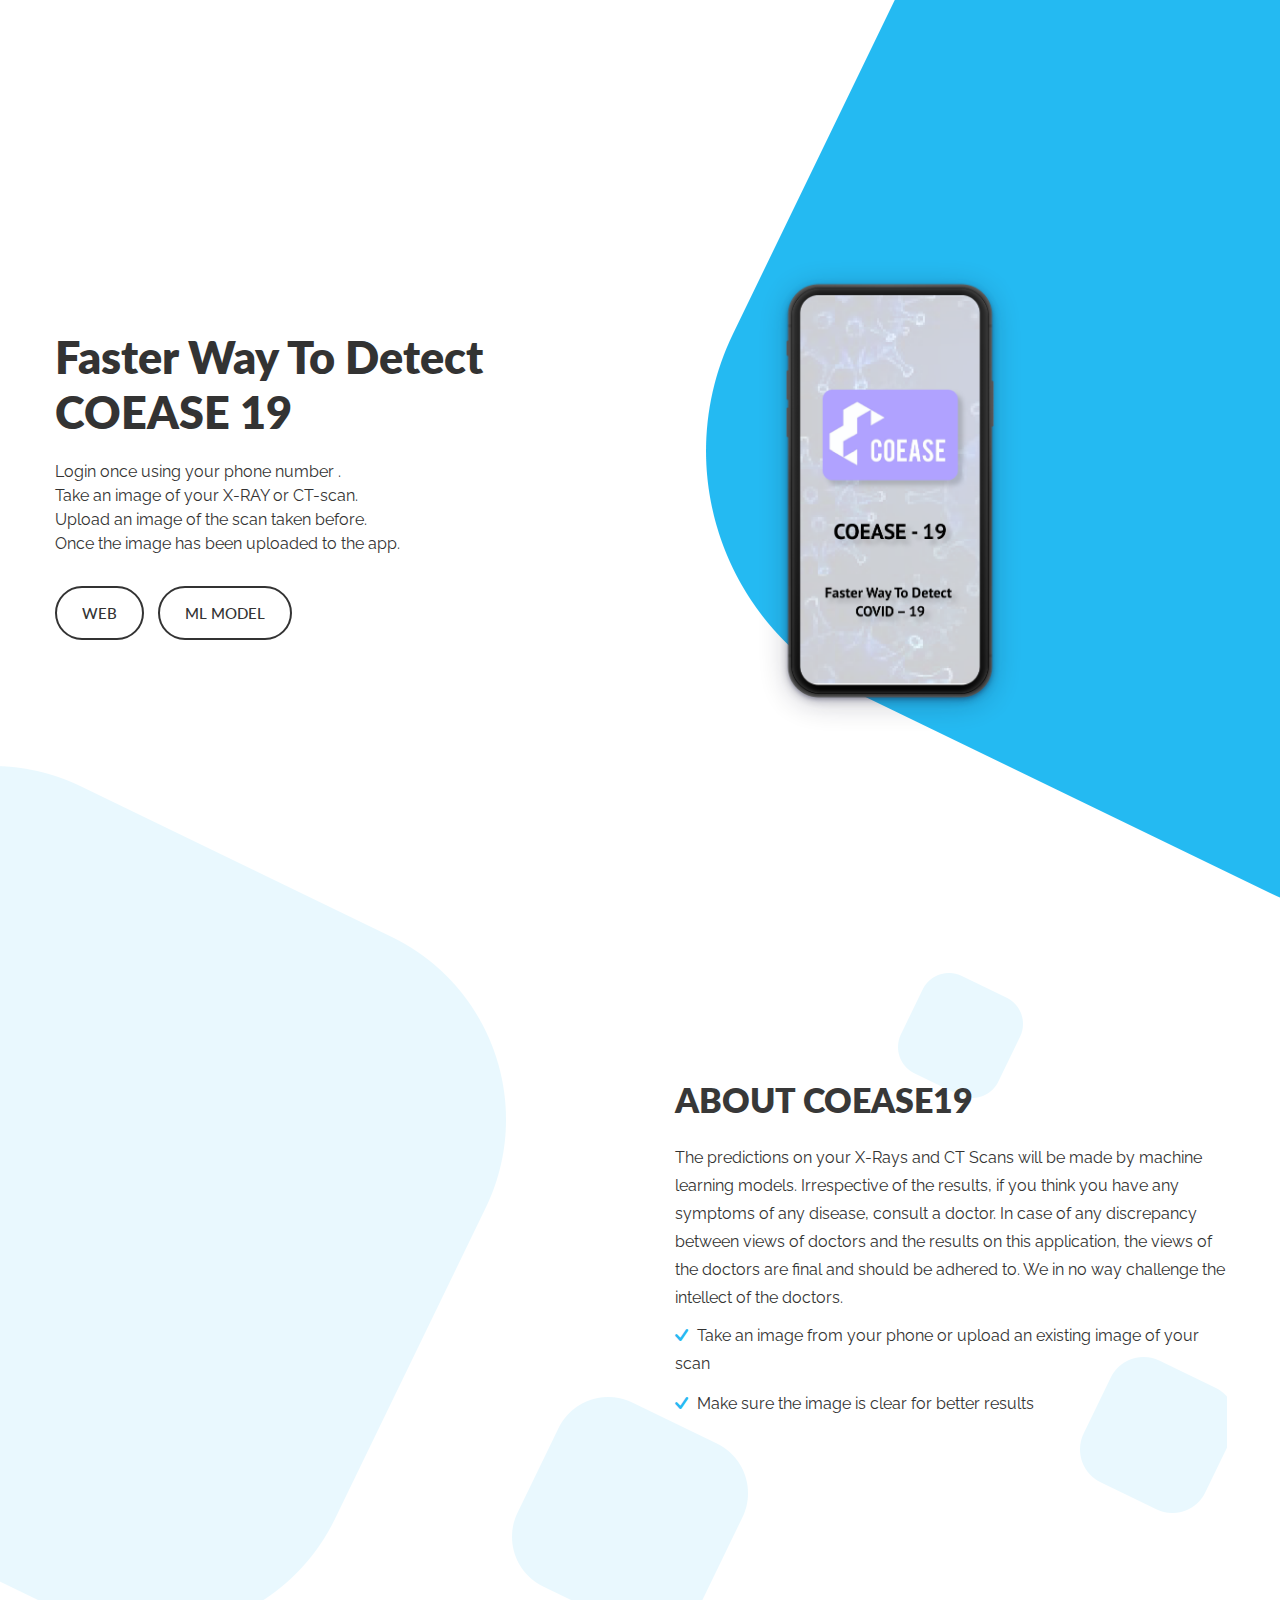
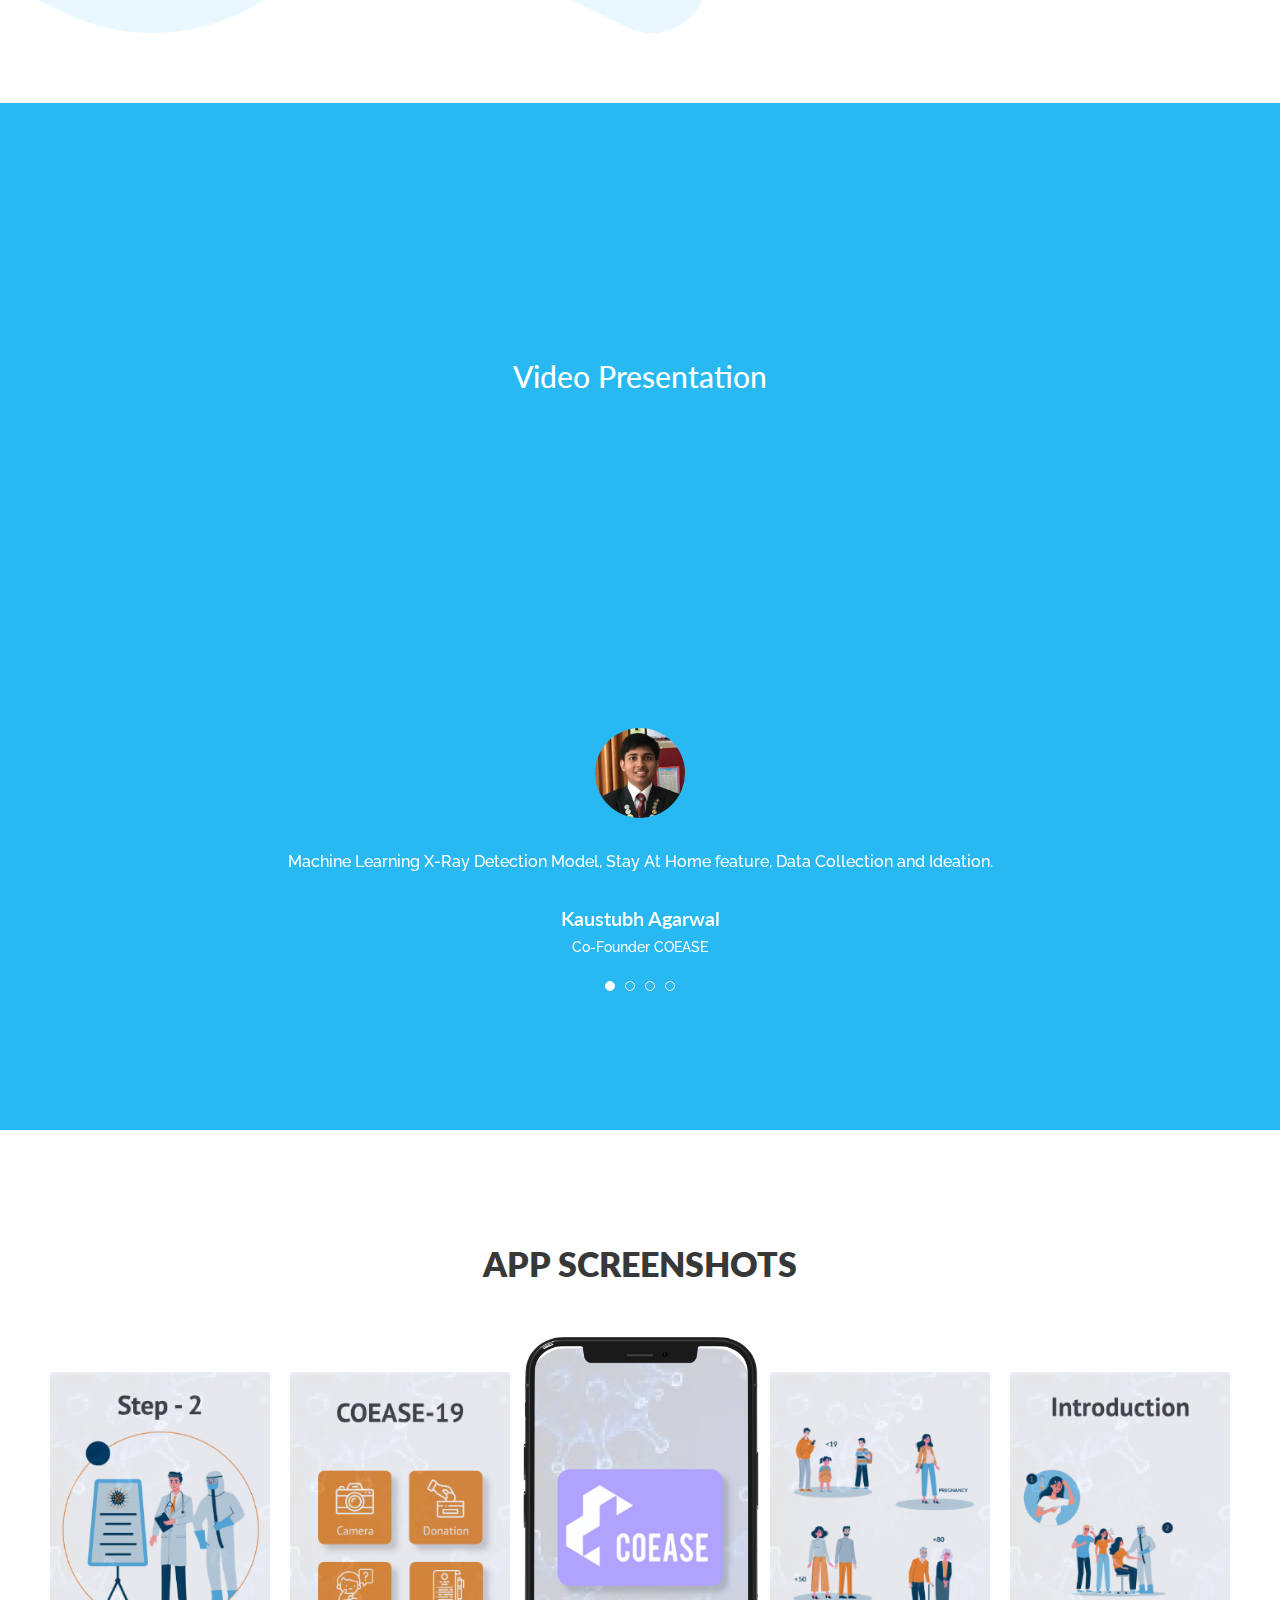
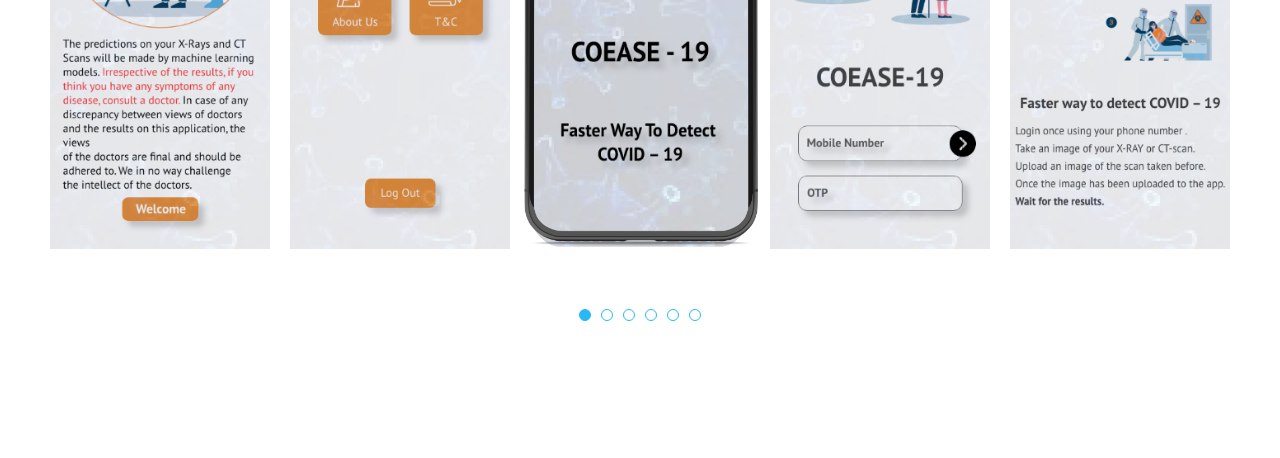
<file: coease_landing-master/index.html>
<!doctype html>
<html class="no-js" lang="zxx">

<head>
    <meta charset="utf-8">
    <meta http-equiv="x-ua-compatible" content="ie=edge">
    <title>COEASE</title>
    <meta name="description" content="">
    <meta name="viewport" content="width=device-width, initial-scale=1">
    <!-- Favicon -->
    <link rel="shortcut icon" type="image/x-icon" href="assets/images/favicon.ico">
    
    <!-- CSS 
    ========================= -->
   
    <!-- Bootstrap CSS -->
    <link rel="stylesheet" href="assets/css/bootstrap.min.css">
    
    <!-- Plugins CSS -->
    <link rel="stylesheet" href="assets/css/plugins.css">
    
    <!-- Main Style CSS -->
    <link rel="stylesheet" href="assets/css/style.css">
    
    <!-- Modernizer JS -->
    <script src="assets/js/vendor/modernizr-2.8.3.min.js"></script>

            <!-- Global site tag (gtag.js) - Google Analytics -->
        <script async src="https://www.googletagmanager.com/gtag/js?id=UA-164115075-1"></script>
        <script>
        window.dataLayer = window.dataLayer || [];
        function gtag(){dataLayer.push(arguments);}
        gtag('js', new Date());

        gtag('config', 'UA-164115075-1');
        </script>

        <script data-ad-client="ca-pub-3450125087548369" async src="https://pagead2.googlesyndication.com/pagead/js/adsbygoogle.js"></script>

</head>

<body>

    <!-- Hero Slider start -->
    <div class="hero-slider hero-slider-bg-1" id="slider">
        <div class="single-slide slider-mockup">
            <!-- Hero Content One Start -->
            <div class="hero-content-one container">
                <div class="row align-items-center">
                    <div class="col-lg-6 col-md-8"> 
                        <div class="slider-text-info">
                            <h1>Faster Way To Detect <br>COEASE 19</h1>
                            <p>Login once using your phone number .<br>
                                Take an image of your X-RAY or CT-scan.<br>
                                Upload an image of the scan taken before.<br>
                                Once the image has been uploaded to the app.</p>
                            <div class="slider-button">
                                <a href="http://coease19.herokuapp.com/web/" class=" slider-btn uppercase"><span>Web</span></a>
                                <a href="#" class="slider-btn uppercase"><span></i>ML Model</span></a>
                            </div>
                            
                        </div>
                    </div>
                    <div class="col-lg-3 offset-lg-1 col-md-4 text-center"> 
                        <div class="slider-inner-imge-2 banner-right">
                            <img src="img/coease.png" alt="">
                        </div>
                    </div>
                </div>
            </div>
            <!-- Hero Content One End -->
        </div>
    </div>
    <!-- Hero Slider end -->
    
    <!-- About Area Start -->
    <div id="about" class="about-area-one bg-about section-ptb">
        <div class="animate-section">
            <div class="icon-one" style="background-image:url(assets/images/icon/shep_01.png)"></div>
            <div class="icon-two" style="background-image:url(assets/images/icon/shep_02.png)"></div>
            <div class="icon-three" style="background-image:url(assets/images/icon/shep_03.png)"></div>
        </div>
       
        <div class="container">
            <div class="row align-items-center">
                <div class="col-lg-6">
                    <div class="about-image text-center wow fadeInLeft" data-wow-duration="1s">
                        <img src="img/coease_about.png" alt="">
                    </div>
                </div>
                <div class="col-lg-6 ">
                    <div class="about-content">
                        <div class="about-title">
                            <h2>About Coease19</h2>
                        </div>
                            <p>The predictions on your X-Rays and CT Scans will be made by machine learning models. Irrespective of
                                the results, if you think you have any symptoms of any disease, consult a doctor. In case of any
                                discrepancy between views of doctors and the results on this application, the views of the doctors are
                                final and should be adhered to. We in no way challenge the intellect of the doctors.</p>
                        <ul>
                            <li> <i class="ion-checkmark-round"></i> Take an image from your phone or upload an existing image of your scan</li>
                            <li><i class="ion-checkmark-round"></i> Make sure the image is clear for better results</li>
                        </ul>
                    </div>
                </div>
            </div>
        </div>
    </div>
    <!-- About Area End -->
    
    <!-- Video Area Start -->
    <div class="video-area theme-bg video-banner-overlay">
        <div class="video-info text-center">
            <div class="vedio-popup-btn wow pulse" data-wow-duration="1s">
                <a href="https://www.youtube.com/watch?v=zxcyEjkivsc" class="popup-youtube"> <img src="assets/images/icon/iconroject.png" alt=""> </a>
            </div>
            <h3 class="video-title text-white">Video presentation</h3>  
        </div>
    </div>
    <!-- Video Area End -->
    
    <!-- Testimonial Area Start -->
    <div id="testimonial" class="testimonial-area section-ptb bg-testimonial">
        <div class="container">
            <div class="row">
                <div class="col-lg-8 ml-auto mr-auto">
                    <div class="testimonial-content testimonial-active">
                        <!-- single-testimonial start -->
                        <div class="single-testimonial">
                            <div class="client-image">
                                <img src="img/Kaustubh_Agarwal.jpg" alt="Kaustubh Agarwal">
                            </div>
                            <div class="testimonial-text">
                                <p class="client-texe-dec">Machine Learning X-Ray Detection Model, Stay At Home feature, Data Collection and Ideation.</p>
                                <div class="test-author">
                                    <h3>Kaustubh Agarwal</h3>
                                    <p>Co-Founder COEASE </p>
                                </div>
                            </div>
                        </div>
                        <!-- single-testimonial end -->
                        <!-- single-testimonial start -->
                        <div class="single-testimonial">
                            <div class="client-image">
                                <img src="img/Dhruv_Tewari.jpg" alt="">
                            </div>
                            
                            <div class="testimonial-text">
                                <p class="client-texe-dec">Outreach, Page Content and Ideation.</p>
                                <div class="test-author">
                                    <h3>Dhruv Tewari</h3>
                                    <p>Co-Founder COEASE </p>
                                </div>
                            </div>
                        </div>
                        <!-- single-testimonial end -->
                        <!-- single-testimonial start -->
                        <div class="single-testimonial">
                            <div class="client-image">
                                <img src="img/ali.png" alt="">
                            </div>
                            
                            <div class="testimonial-text">
                                <p class="client-texe-dec">User Interface, User Experience and Ideation.</p>
                                <div class="test-author">
                                    <h3>Syed Ali Zahiruddin Ahmad</h3>
                                    <p>Co-Founder COEASE</p>
                                </div>
                            </div>
                        </div>
                        <!-- single-testimonial end -->
                        <!-- single-testimonial start -->
                        <div class="single-testimonial">
                            <div class="client-image">
                                <img src="img/aryasoni.jpg" alt="">
                            </div>
                            
                            <div class="testimonial-text">
                                <p class="client-texe-dec">App Development and Ideation.</p>
                                <div class="test-author">
                                    <h3>Arya Soni</h3>
                                    <p>Co-Founder COEASE</p>
                                </div>
                            </div>
                        </div>
                        <!-- single-testimonial end -->
                    </div>
                </div>
            </div>
        </div>
    </div>
    <!-- Testimonial Area End -->
    
    <!-- Screenshot Area Start -->
    <div id="screnshot" class="screnshot-area section-ptb">
        <div class="container-1470">
            <div class="row">
                <div class="col-lg-7 ml-auto mr-auto">
                    <div class="section-title">
                        <h2>APP Screenshots</h2>
                    </div>
                </div>
            </div>
            <!-- Screnshot Content Two Start-->
            <div class="screnshot-content-three">
               
                <div class="screen-mobile-image"> </div>
                
                <div class="row screenshot-center-active">
                    <div class="col-lg-3">
                        <!-- Singel Screenshot Start -->
                        <div class="singel-screenshot">
                            <img src="screenshot/Open Page.png" alt="Opan Page">
                        </div>
                        <!-- Singel Screenshot End -->
                    </div>
                    <div class="col-lg-3">
                        <!-- Singel Screenshot Start -->
                        <div class="singel-screenshot">
                            <img src="screenshot/Login Page.png" alt="Login Page">
                        </div>
                        <!-- Singel Screenshot End -->
                    </div>
                    <div class="col-lg-3">
                        <!-- Singel Screenshot Start -->
                        <div class="singel-screenshot">
                            <img src="screenshot/Introduction Page.png" alt="Instroduction Page">
                        </div>
                        <!-- Singel Screenshot End -->
                    </div>
                    <div class="col-lg-3">
                        <!-- Singel Screenshot Start -->
                        <div class="singel-screenshot">
                            <img src="screenshot/Step1 Page.png" alt="Step1 Page">
                        </div>
                        <!-- Singel Screenshot End -->
                    </div>
                    <div class="col-lg-3">
                        <!-- Singel Screenshot Start -->
                        <div class="singel-screenshot">
                            <img src="screenshot/Step2 Page.png" alt="Step 2 Page">
                        </div>
                        <!-- Singel Screenshot End -->
                    </div>
                    <div class="col-lg-3">
                        <!-- Singel Screenshot Start -->
                        <div class="singel-screenshot">
                            <img src="screenshot/Home Page.png" alt="Home Page">
                        </div>
                        <!-- Singel Screenshot End -->
                    </div>
                </div>
            </div>
            <!-- Screnshot Content Two End-->
        </div>
    </div>
    <!-- Screenshot Area End -->
</div>
<!-- Main Wrapper End -->

<!-- JS
============================================ -->

<!-- jQuery JS -->
<script src="assets/js/vendor/jquery-1.12.4.min.js"></script>
<!-- Popper JS -->
<script src="assets/js/popper.min.js"></script>
<!-- Bootstrap JS -->
<script src="assets/js/bootstrap.min.js"></script>
<!-- Plugins JS -->
<script src="assets/js/plugins.js"></script>
<!-- Ajax Mail -->
<script src="assets/js/ajax-mail.js"></script>
<!-- Main JS -->
<script src="assets/js/main.js"></script>


</body>

</html>
</file>
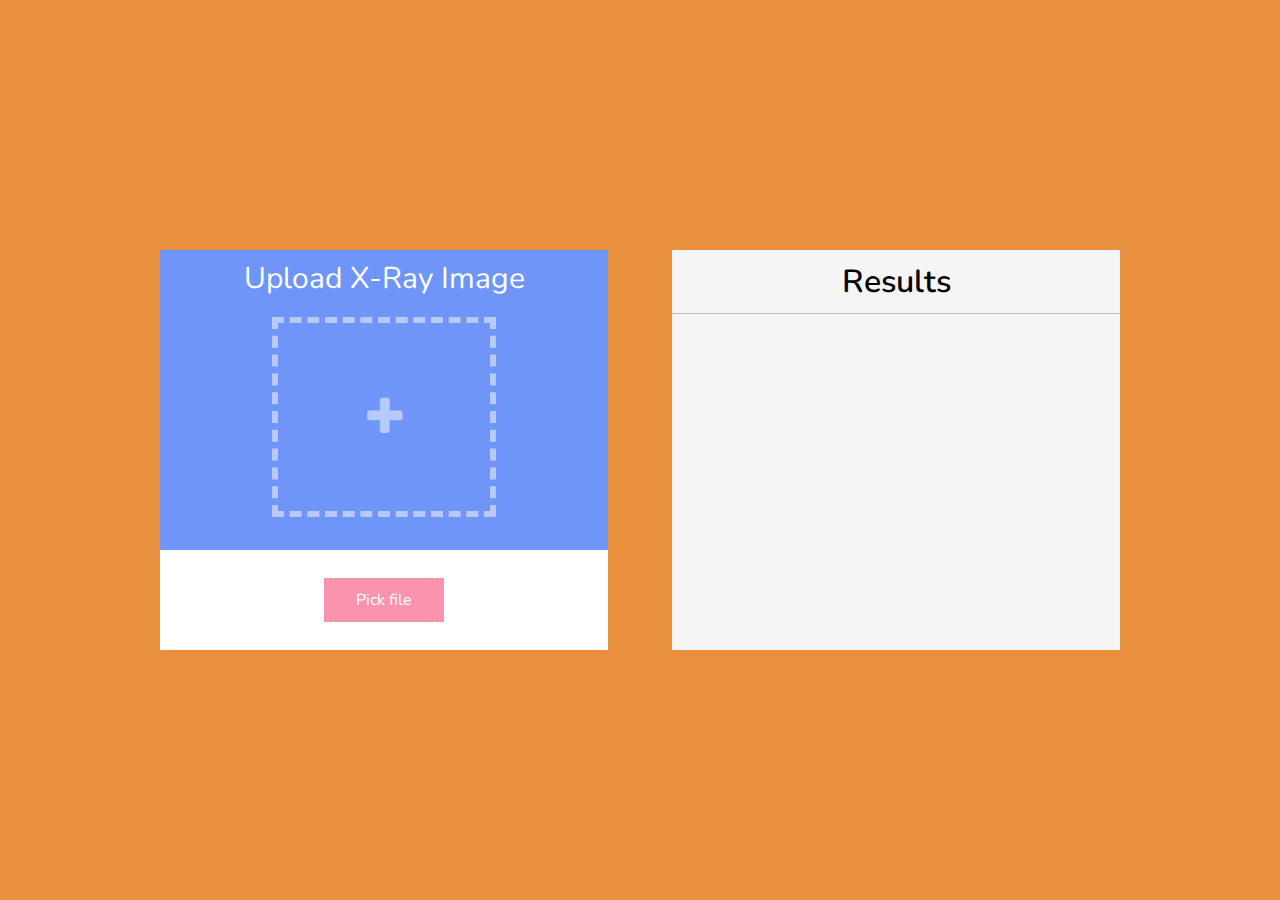
<file: coease_prediction-master/index.html>
<!DOCTYPE html>
<html lang="en">
  <head>
    <meta charset="UTF-8" />
    <title>Coease Web</title>
    <link rel="stylesheet" href="./style.css" />
    <script
      data-ad-client="ca-pub-3450125087548369"
      async
      src="https://pagead2.googlesyndication.com/pagead/js/adsbygoogle.js"
    ></script>
    <!-- Global site tag (gtag.js) - Google Analytics -->
    <script
      async
      src="https://www.googletagmanager.com/gtag/js?id=UA-164115075-1"
    ></script>
    <script>
      window.dataLayer = window.dataLayer || [];
      function gtag() {
        dataLayer.push(arguments);
      }
      gtag("js", new Date());

      gtag("config", "UA-164115075-1");
    </script>
  </head>
  <body>
    <!-- partial:index.partial.html -->
   
    <div class="myContainer">
      <div class="uploadWrapper">
        <form id="imageUploadForm" class="imageUploadForm">
          <span class="helpText" id="helpText">Upload X-Ray Image</span>
          <input type="file" id="file" class="uploadButton" accept="image/*" />
          <div id="uploadedImg" class="uploadedImg">
            <span class="unveil"></span>
          </div>
          <span class="pickFile">
            <a href="#" class="pickFileButton">Pick file</a>
          </span>
        </form>
      </div>
      <div class="resultWrapper">
        <div class="result">
          <h1>Results</h1>
        </div>
      </div>
    </div>
    <!-- partial -->
    <script src="https://cdnjs.cloudflare.com/ajax/libs/jquery/2.1.3/jquery.min.js"></script>
    <script src="./script.js"></script>
  </body>
</html>
</file>
<file: coease_landing-master/assets/css/style.css>
/*-----------------------------------------------------------------------------------

    Template Name: Aplina - App Landing Bootstrap 4 Template
    Template URI: http://devitems.com/preview/aplina
    Description: Aplina - App Landing page
    Author: devitems
    Author URI: http://devitems.com/
    Version: 1.0

-----------------------------------------------------------------------------------
    
    CSS INDEX
    =========================================
	
    01. Theme default CSS
        - Common Classes
        - Section Padding
    02. Element 
        - Section Title Css
    03. Mobile Menu Css
    04. Header Css
	    - Main Menu Css
    05. Hero Css
        - Hero Slider Mobile Css
    06. About Area Css
    07. Service Area Css
    08. Video Area Css 
    09. Priceing Area Css
    10. Screenshot Area Css
    11. Team  Area Css
    12. Testimonial Area Css
    13. Contact Area Css
        - Download Area Css
    14. Fotter Area Css
    
-----------------------------------------------------------------------------------*/
/*$quicksand: 'Quicksand', sans-serif;*/
/* transition */
/* flex */
/* transform */
/* opacity */
/*----------------------------------------*/
/*  01. Theme default CSS
/*----------------------------------------*/
/*-- Google Font --*/
@import url("https://fonts.googleapis.com/css?family=Lato:300,400,700,900|Raleway:300,400,500,600,700,800|Quicksand:300,400,500,700");
/*-- Common Style --*/
*, *::after, *::before {
  box-sizing: border-box;
}

html, body {
  height: 100%;
}

body {
  background-color: #fff;
  line-height: 28px;
  font-size: 14px;
  font-style: normal;
  font-weight: normal;
  visibility: visible;
  font-family: "Lato", sans-serif;
  color: #333;
}

h1, h2, h3, h4, h5, h6 {
  color: #383838;
  font-family: "Lato", sans-serif;
  margin-top: 0;
}

h1 {
  line-height: 1;
  font-weight: 800;
}

h2 {
  font-size: 30px;
  line-height: 36px;
}

h3 {
  font-size: 24px;
  line-height: 30px;
}

h4 {
  font-size: 18px;
  line-height: 24px;
}

h5 {
  font-size: 14px;
  line-height: 18px;
}

h6 {
  font-size: 12px;
  line-height: 14px;
}

p:last-child {
  margin-bottom: 0;
}

p {
  font-family: "Raleway", sans-serif;
}

a, button {
  color: inherit;
  display: inline-block;
  line-height: inherit;
  text-decoration: none;
  cursor: pointer;
}

a, button, img, input, span {
  transition: all 0.3s ease 0s;
}

*:focus {
  outline: none !important;
}

a:focus {
  color: inherit;
  outline: none;
  text-decoration: none;
}

a:hover {
  text-decoration: none;
  color: #29B9F2;
}

button, input[type="submit"] {
  cursor: pointer;
}

img {
  max-width: 100%;
  height: auto;
}

ul {
  list-style: outside none none;
  margin: 0;
  padding: 0;
}

/*-- 
    - Common Classes
-----------------------------------------*/
.fix {
  overflow: hidden;
}

.hidden {
  display: none;
}

.clear {
  clear: both;
}

@media only screen and (max-width: 767px) {
  .container {
    width: 450px;
  }
}
@media only screen and (max-width: 479px) {
  .container {
    width: 320px;
  }
}
.capitalize {
  text-transform: capitalize;
}

.uppercase {
  text-transform: uppercase;
}

.container-fluid {
  max-width: 1830px;
}

.no-gutters > .col, .no-gutters > [class*="col-"] {
  padding-right: 0;
  padding-left: 0;
  margin: 0;
}

.border-t-one {
  border-top: 1px solid #e5e5e5;
}

.container-1470 {
  max-width: 1460px;
  width: 100%;
  padding-right: 15px;
  padding-left: 15px;
  margin-right: auto;
  margin-left: auto;
}
@media only screen and (min-width: 1200px) and (max-width: 1600px) {
  .container-1470 {
    max-width: 1200px;
  }
}
@media only screen and (min-width: 992px) and (max-width: 1200px) {
  .container-1470 {
    max-width: 960px;
  }
}
@media only screen and (min-width: 768px) and (max-width: 991px) {
  .container-1470 {
    max-width: 720px;
  }
}
@media only screen and (max-width: 767px) {
  .container-1470 {
    max-width: 540px;
  }
}

/*-- 
    - Background color
-----------------------------------------*/
.bg-white {
  background-color: #ffffff;
}

.bg-light-grey {
  background-color: #f6fafb;
}

.bg-grey {
  background: #F6F6F6;
}

.bg-black {
  background: #1D1D1D;
}

.gradient-overly {
  background: rgba(0, 0, 0, 0) linear-gradient(to bottom, #29B9F2 0%, #c1eafa 100%) repeat scroll 0 0;
}

/*-- 
    - color
-----------------------------------------*/
.c-blue {
  color: #29B9F2;
}

/*-- 
    - Input Placeholder
-----------------------------------------*/
input:-moz-placeholder, textarea:-moz-placeholder {
  opacity: 1;
  -ms-filter: "progid:DXImageTransform.Microsoft.Alpha(Opacity=100)";
}

input::-webkit-input-placeholder, textarea::-webkit-input-placeholder {
  opacity: 1;
  -ms-filter: "progid:DXImageTransform.Microsoft.Alpha(Opacity=100)";
}

input::-moz-placeholder, textarea::-moz-placeholder {
  opacity: 1;
  -ms-filter: "progid:DXImageTransform.Microsoft.Alpha(Opacity=100)";
}

input:-ms-input-placeholder, textarea:-ms-input-placeholder {
  opacity: 1;
  -ms-filter: "progid:DXImageTransform.Microsoft.Alpha(Opacity=100)";
}

/*-- 
    Scroll Up 
-----------------------------------------*/
#scrollUp {
  width: 40px;
  height: 40px;
  background-color: #29B9F2;
  color: #ffffff;
  right: 20px;
  bottom: 60px;
  text-align: center;
  overflow: hidden;
}
#scrollUp i {
  display: block;
  line-height: 40px;
  font-size: 24px;
}
#scrollUp:hover i {
  animation-name: fadeInUp;
  animation-duration: 1s;
  animation-fill-mode: both;
  animation-iteration-count: infinite;
}

/*-- 
    - Main Wrapper
-----------------------------------------*/
.main-wrapper.header-transparent {
  padding: 0 !important;
  margin: 0 !important;
}

/*-- 
    - Section Padding
-------------------------------------*/
.section-ptb {
  padding: 120px 0;
}
@media only screen and (min-width: 992px) and (max-width: 1200px) {
  .section-ptb {
    padding: 100px 0;
  }
}
@media only screen and (min-width: 768px) and (max-width: 991px) {
  .section-ptb {
    padding: 80px 0;
  }
}
@media only screen and (max-width: 767px) {
  .section-ptb {
    padding: 70px 0;
  }
}
@media only screen and (max-width: 479px) {
  .section-ptb {
    padding: 60px 0;
  }
}

.section-pt {
  padding-top: 120px;
}
@media only screen and (min-width: 992px) and (max-width: 1200px) {
  .section-pt {
    padding-top: 100px;
  }
}
@media only screen and (min-width: 768px) and (max-width: 991px) {
  .section-pt {
    padding-top: 80px;
  }
}
@media only screen and (max-width: 767px) {
  .section-pt {
    padding-top: 70px;
  }
}
@media only screen and (max-width: 479px) {
  .section-pt {
    padding-top: 60px;
  }
}

.section-pt-70 {
  padding-top: 70px;
}
@media only screen and (min-width: 992px) and (max-width: 1200px) {
  .section-pt-70 {
    padding-top: 50px;
  }
}
@media only screen and (min-width: 768px) and (max-width: 991px) {
  .section-pt-70 {
    padding-top: 50px;
  }
}
@media only screen and (max-width: 767px) {
  .section-pt-70 {
    padding-top: 40px;
  }
}
@media only screen and (max-width: 479px) {
  .section-pt-70 {
    padding-top: 30px;
  }
}

.section-pb {
  padding-bottom: 120px;
}
@media only screen and (min-width: 992px) and (max-width: 1200px) {
  .section-pb {
    padding-bottom: 100px;
  }
}
@media only screen and (min-width: 768px) and (max-width: 991px) {
  .section-pb {
    padding-bottom: 80px;
  }
}
@media only screen and (max-width: 767px) {
  .section-pb {
    padding-bottom: 70px;
  }
}
@media only screen and (max-width: 479px) {
  .section-pb {
    padding-bottom: 60px;
  }
}

.section-pb-70 {
  padding-bottom: 70px;
}
@media only screen and (min-width: 992px) and (max-width: 1200px) {
  .section-pb-70 {
    padding-bottom: 50px;
  }
}
@media only screen and (min-width: 768px) and (max-width: 991px) {
  .section-pb-70 {
    padding-bottom: 50px;
  }
}
@media only screen and (max-width: 767px) {
  .section-pb-70 {
    padding-bottom: 40px;
  }
}
@media only screen and (max-width: 479px) {
  .section-pb-70 {
    padding-bottom: 30px;
  }
}

/*-- Margin top --*/
.mt--5 {
  margin-top: 5px;
}

.mt--10 {
  margin-top: 10px;
}

.mt--15 {
  margin-top: 15px;
}

.mt--20 {
  margin-top: 20px;
}

.mt--25 {
  margin-top: 25px;
}

.mt--30 {
  margin-top: 30px;
}

.mt--35 {
  margin-top: 35px;
}

.mt--40 {
  margin-top: 40px;
}

.mt--45 {
  margin-top: 45px;
}

.mt--50 {
  margin-top: 50px;
}

.mt--55 {
  margin-top: 55px;
}

.mt--60 {
  margin-top: 60px;
}

.mt--65 {
  margin-top: 65px;
}

.mt--70 {
  margin-top: 70px;
}

.mt--75 {
  margin-top: 75px;
}

.mt--80 {
  margin-top: 80px;
}

.mt--85 {
  margin-top: 85px;
}

.mt--90 {
  margin-top: 90px;
}

.mt--95 {
  margin-top: 95px;
}

.mt--100 {
  margin-top: 100px;
}

/*-- Margin Bottom --*/
.mb--5 {
  margin-bottom: 5px;
}

.mb--10 {
  margin-bottom: 10px;
}

.mb--15 {
  margin-bottom: 15px;
}

.mb--20 {
  margin-bottom: 20px;
}

.mb--25 {
  margin-bottom: 25px;
}

.mb--30 {
  margin-bottom: 30px;
}

.mb--35 {
  margin-bottom: 35px;
}

.mb--40 {
  margin-bottom: 40px;
}

.mb--45 {
  margin-bottom: 45px;
}

.mb--50 {
  margin-bottom: 50px;
}

.mb--55 {
  margin-bottom: 55px;
}

.mb--60 {
  margin-bottom: 60px;
}

.mb--65 {
  margin-bottom: 65px;
}

.mb--70 {
  margin-bottom: 70px;
}

.mb--75 {
  margin-bottom: 75px;
}

.mb--80 {
  margin-bottom: 80px;
}

.mb--85 {
  margin-bottom: 85px;
}

.mb--90 {
  margin-bottom: 90px;
}

.mb--95 {
  margin-bottom: 95px;
}

.mb--100 {
  margin-bottom: 100px;
}

/*-- padding top --*/
.pt--5 {
  padding-top: 5px;
}

.pt--10 {
  padding-top: 10px;
}

.pt--15 {
  padding-top: 15px;
}

.pt--20 {
  padding-top: 20px;
}

.pt--25 {
  padding-top: 25px;
}

.pt--30 {
  padding-top: 30px;
}

.pt--35 {
  padding-top: 35px;
}

.pt--40 {
  padding-top: 40px;
}

.pt--45 {
  padding-top: 45px;
}

.pt--50 {
  padding-top: 50px;
}

.pt--55 {
  padding-top: 55px;
}

.pt--60 {
  padding-top: 60px;
}

.pt--65 {
  padding-top: 65px;
}

.pt--70 {
  padding-top: 70px;
}

.pt--75 {
  padding-top: 75px;
}

.pt--80 {
  padding-top: 80px;
}

.pt--85 {
  padding-top: 85px;
}

.pt--90 {
  padding-top: 90px;
}

.pt--95 {
  padding-top: 95px;
}

.pt--100 {
  padding-top: 100px;
}

/*-- padding Bottom --*/
.pb--5 {
  padding-bottom: 5px;
}

.pb--10 {
  padding-bottom: 10px;
}

.pb--15 {
  padding-bottom: 15px;
}

.pb--20 {
  padding-bottom: 20px;
}

.pb--25 {
  padding-bottom: 25px;
}

.pb--30 {
  padding-bottom: 30px;
}

.pb--35 {
  padding-bottom: 35px;
}

.pb--40 {
  padding-bottom: 40px;
}

.pb--45 {
  padding-bottom: 45px;
}

.pb--50 {
  padding-bottom: 50px;
}

.pb--55 {
  padding-bottom: 55px;
}

.pb--60 {
  padding-bottom: 60px;
}

.pb--65 {
  padding-bottom: 65px;
}

.pb--70 {
  padding-bottom: 70px;
}

.pb--75 {
  padding-bottom: 75px;
}

.pb--80 {
  padding-bottom: 80px;
}

.pb--85 {
  padding-bottom: 85px;
}

.pb--90 {
  padding-bottom: 90px;
}

.pb--95 {
  padding-bottom: 95px;
}

.pb--100 {
  padding-bottom: 100px;
}

.plr-40 {
  padding: 0 40px;
}
@media only screen and (min-width: 768px) and (max-width: 991px) {
  .plr-40 {
    padding: 0 30px;
  }
}
@media only screen and (max-width: 767px) {
  .plr-40 {
    padding: 0 15px;
  }
}
@media only screen and (max-width: 479px) {
  .plr-40 {
    padding: 15px;
  }
}

.plr-30 {
  padding: 0 30px;
}
@media only screen and (max-width: 767px) {
  .plr-30 {
    padding: 0 15px;
  }
}
@media only screen and (max-width: 479px) {
  .plr-30 {
    padding: 15px;
  }
}

body.box-body {
  background: #F6F6F6;
}

.container-box {
  max-width: 1251px;
  position: relative;
  background: #fff;
  margin: 0 auto;
}

.container-box-inner {
  padding: 40px 0;
  margin: 0 0 -40px 0;
}

/*--
    02. Element
-------------------------*/
/*--
    - Section Title Css
-------------------------------*/
.section-title {
  margin-bottom: 60px;
  text-align: center;
}
@media only screen and (max-width: 767px) {
  .section-title {
    margin-bottom: 50px;
  }
}
.section-title h2 {
  font-size: 34px;
  margin-top: -4px;
  font-weight: 800;
  text-transform: uppercase;
  margin-bottom: 20px;
  text-align: center;
}
@media only screen and (max-width: 767px) {
  .section-title h2 {
    font-size: 26px;
  }
}
.section-title p {
  font-size: 16px;
}
.section-title.text-black h2 {
  color: #fff;
}
.section-title.text-black p {
  color: #fff;
}

.contact-title {
  margin-bottom: 30px;
}
.contact-title h2 {
  font-size: 28px;
  font-weight: 800;
  text-transform: uppercase;
  margin-bottom: 15px;
}
.contact-title p {
  font-size: 16px;
}

.about-title h2 {
  font-weight: 800;
  text-transform: uppercase;
  margin-bottom: 25px;
  font-size: 34px;
  line-height: 38px;
}
@media only screen and (max-width: 767px) {
  .about-title h2 {
    font-size: 26px;
  }
}

/*-- 
   03. Mobile Menu Css
-------------------------*/
.mobile-menu {
  float: left;
  width: 100% !important;
  position: relative !important;
}
.mobile-menu .mean-bar {
  position: relative;
  /*---- Mean Nav ----*/
}
.mobile-menu .mean-bar .meanmenu-reveal {
  position: absolute;
  top: -53px;
  color: #000;
}
@media only screen and (min-width: 768px) and (max-width: 991px) {
  .mobile-menu .mean-bar .meanmenu-reveal {
    top: -40px;
  }
}
@media only screen and (max-width: 767px) {
  .mobile-menu .mean-bar .meanmenu-reveal {
    top: -42px;
  }
}
@media only screen and (max-width: 479px) {
  .mobile-menu .mean-bar .meanmenu-reveal {
    top: -42px;
  }
}
.mobile-menu .mean-bar .meanmenu-reveal span {
  position: relative;
  /*---- Menu Open ----*/
  /*---- Menu Close ----*/
}
.mobile-menu .mean-bar .meanmenu-reveal span.menu-bar {
  height: 2px;
  width: 26px;
  background-color: #333;
  display: block;
  margin: 8px 0;
}
.mobile-menu .mean-bar .meanmenu-reveal span.menu-bar::before, .mobile-menu .mean-bar .meanmenu-reveal span.menu-bar::after {
  content: "";
  position: absolute;
  left: 0;
  width: 100%;
  height: 100%;
  background-color: #333;
}
.mobile-menu .mean-bar .meanmenu-reveal span.menu-bar::before {
  top: -8px;
}
.mobile-menu .mean-bar .meanmenu-reveal span.menu-bar::after {
  bottom: -8px;
}
.mobile-menu .mean-bar .meanmenu-reveal span.menu-close {
  height: 2px;
  width: 26px;
  background-color: transparent;
  display: block;
  margin: 8px 0;
}
.mobile-menu .mean-bar .meanmenu-reveal span.menu-close::before, .mobile-menu .mean-bar .meanmenu-reveal span.menu-close::after {
  content: "";
  position: absolute;
  left: 0;
  width: 100%;
  height: 100%;
  background-color: #333;
}
.mobile-menu .mean-bar .meanmenu-reveal span.menu-close::before {
  top: 0;
  transform: rotate(45deg);
}
.mobile-menu .mean-bar .meanmenu-reveal span.menu-close::after {
  bottom: 0;
  transform: rotate(-45deg);
}
.mobile-menu .mean-bar .mean-nav {
  background-color: #ddd;
}
.mobile-menu .mean-bar .mean-nav > ul {
  margin-bottom: 30px;
  border: 1px solid #eeeeee;
  border-top: 0px solid transparent;
  overflow-x: hidden;
}
@media only screen and (max-width: 767px), only screen and (min-width: 768px) and (max-width: 991px) {
  .mobile-menu .mean-bar .mean-nav > ul {
    max-height: 320px;
    overflow-y: auto;
  }
}
@media only screen and (max-width: 479px) {
  .mobile-menu .mean-bar .mean-nav > ul {
    max-height: 320px;
    overflow-y: auto;
  }
}
.mobile-menu .mean-bar .mean-nav > ul li {
  position: relative;
  display: block;
  float: left;
  width: 100%;
  /*---- Sub Menu & Mega Menu ----*/
}
.mobile-menu .mean-bar .mean-nav > ul li a {
  font-size: 13px;
  display: block;
  color: #000000;
  font-weight: 600;
  font-family: "Raleway", sans-serif;
  text-transform: uppercase;
  line-height: 44px;
  position: relative;
  border-top: 1px solid #eeeeee;
  padding: 0 40px 0 20px;
  /*---- Menu Expand For Sub Menu ----*/
}
.mobile-menu .mean-bar .mean-nav > ul li a:hover {
  color: #29B9F2;
  padding-left: 25px;
}
.mobile-menu .mean-bar .mean-nav > ul li a.mean-expand {
  border: 1px solid #eeeeee;
  font-family: "Raleway", sans-serif;
  position: absolute;
  right: -1px;
  top: 0;
  font-size: 20px !important;
  color: #fff;
  line-height: 44px;
  height: 46px;
  width: 40px;
  text-align: center;
  padding: 0;
}
.mobile-menu .mean-bar .mean-nav > ul li a.mean-expand.mean-clicked {
  line-height: 40px;
}
.mobile-menu .mean-bar .mean-nav > ul li .sub-menu, .mobile-menu .mean-bar .mean-nav > ul li .mega-menu, .mobile-menu .mean-bar .mean-nav > ul li ul {
  position: static;
  background-color: #222;
  margin: 0;
  padding: 0 !important;
  width: 100%;
  box-shadow: none;
  margin: 0;
  display: none;
  float: left;
  width: 100%;
}
.mobile-menu .mean-bar .mean-nav > ul li .sub-menu li, .mobile-menu .mean-bar .mean-nav > ul li .mega-menu li, .mobile-menu .mean-bar .mean-nav > ul li ul li {
  padding: 0;
  margin: 0;
  flex: 0 0 100%;
  border-right: 0px solid transparent;
  width: 100%;
  display: block !important;
  float: left;
  width: 100%;
}
.mobile-menu .mean-bar .mean-nav > ul li .sub-menu li a, .mobile-menu .mean-bar .mean-nav > ul li .mega-menu li a, .mobile-menu .mean-bar .mean-nav > ul li ul li a {
  font-size: 12px;
}
.mobile-menu .mean-bar .mean-nav > ul li .sub-menu li a::before, .mobile-menu .mean-bar .mean-nav > ul li .mega-menu li a::before, .mobile-menu .mean-bar .mean-nav > ul li ul li a::before {
  display: none;
}
.mobile-menu .mean-bar .mean-nav > ul li .sub-menu li .sub-menu, .mobile-menu .mean-bar .mean-nav > ul li .sub-menu li ul, .mobile-menu .mean-bar .mean-nav > ul li .mega-menu li .sub-menu, .mobile-menu .mean-bar .mean-nav > ul li .mega-menu li ul, .mobile-menu .mean-bar .mean-nav > ul li ul li .sub-menu, .mobile-menu .mean-bar .mean-nav > ul li ul li ul {
  background-color: rgba(0, 0, 0, 0.04);
}
.mobile-menu .mean-bar .mean-nav > ul li .sub-menu li .sub-menu li a, .mobile-menu .mean-bar .mean-nav > ul li .sub-menu li ul li a, .mobile-menu .mean-bar .mean-nav > ul li .mega-menu li .sub-menu li a, .mobile-menu .mean-bar .mean-nav > ul li .mega-menu li ul li a, .mobile-menu .mean-bar .mean-nav > ul li ul li .sub-menu li a, .mobile-menu .mean-bar .mean-nav > ul li ul li ul li a {
  border-top: 1px solid #dddddd;
}
.mobile-menu .mean-bar .mean-nav > ul li .sub-menu li .sub-menu li a.mean-expand, .mobile-menu .mean-bar .mean-nav > ul li .sub-menu li ul li a.mean-expand, .mobile-menu .mean-bar .mean-nav > ul li .mega-menu li .sub-menu li a.mean-expand, .mobile-menu .mean-bar .mean-nav > ul li .mega-menu li ul li a.mean-expand, .mobile-menu .mean-bar .mean-nav > ul li ul li .sub-menu li a.mean-expand, .mobile-menu .mean-bar .mean-nav > ul li ul li ul li a.mean-expand {
  border: 1px solid #dddddd;
}
.mobile-menu .mean-bar .mean-nav > ul li .sub-menu li .sub-menu .sub-menu, .mobile-menu .mean-bar .mean-nav > ul li .sub-menu li .sub-menu ul, .mobile-menu .mean-bar .mean-nav > ul li .sub-menu li ul .sub-menu, .mobile-menu .mean-bar .mean-nav > ul li .sub-menu li ul ul, .mobile-menu .mean-bar .mean-nav > ul li .mega-menu li .sub-menu .sub-menu, .mobile-menu .mean-bar .mean-nav > ul li .mega-menu li .sub-menu ul, .mobile-menu .mean-bar .mean-nav > ul li .mega-menu li ul .sub-menu, .mobile-menu .mean-bar .mean-nav > ul li .mega-menu li ul ul, .mobile-menu .mean-bar .mean-nav > ul li ul li .sub-menu .sub-menu, .mobile-menu .mean-bar .mean-nav > ul li ul li .sub-menu ul, .mobile-menu .mean-bar .mean-nav > ul li ul li ul .sub-menu, .mobile-menu .mean-bar .mean-nav > ul li ul li ul ul {
  background-color: rgba(0, 0, 0, 0.05);
}
.mobile-menu .mean-bar .mean-nav > ul li .sub-menu li .sub-menu .sub-menu li a, .mobile-menu .mean-bar .mean-nav > ul li .sub-menu li .sub-menu ul li a, .mobile-menu .mean-bar .mean-nav > ul li .sub-menu li ul .sub-menu li a, .mobile-menu .mean-bar .mean-nav > ul li .sub-menu li ul ul li a, .mobile-menu .mean-bar .mean-nav > ul li .mega-menu li .sub-menu .sub-menu li a, .mobile-menu .mean-bar .mean-nav > ul li .mega-menu li .sub-menu ul li a, .mobile-menu .mean-bar .mean-nav > ul li .mega-menu li ul .sub-menu li a, .mobile-menu .mean-bar .mean-nav > ul li .mega-menu li ul ul li a, .mobile-menu .mean-bar .mean-nav > ul li ul li .sub-menu .sub-menu li a, .mobile-menu .mean-bar .mean-nav > ul li ul li .sub-menu ul li a, .mobile-menu .mean-bar .mean-nav > ul li ul li ul .sub-menu li a, .mobile-menu .mean-bar .mean-nav > ul li ul li ul ul li a {
  border-top: 1px solid #eeeeee;
}
.mobile-menu .mean-bar .mean-nav > ul li .sub-menu li .sub-menu .sub-menu li a.mean-expand, .mobile-menu .mean-bar .mean-nav > ul li .sub-menu li .sub-menu ul li a.mean-expand, .mobile-menu .mean-bar .mean-nav > ul li .sub-menu li ul .sub-menu li a.mean-expand, .mobile-menu .mean-bar .mean-nav > ul li .sub-menu li ul ul li a.mean-expand, .mobile-menu .mean-bar .mean-nav > ul li .mega-menu li .sub-menu .sub-menu li a.mean-expand, .mobile-menu .mean-bar .mean-nav > ul li .mega-menu li .sub-menu ul li a.mean-expand, .mobile-menu .mean-bar .mean-nav > ul li .mega-menu li ul .sub-menu li a.mean-expand, .mobile-menu .mean-bar .mean-nav > ul li .mega-menu li ul ul li a.mean-expand, .mobile-menu .mean-bar .mean-nav > ul li ul li .sub-menu .sub-menu li a.mean-expand, .mobile-menu .mean-bar .mean-nav > ul li ul li .sub-menu ul li a.mean-expand, .mobile-menu .mean-bar .mean-nav > ul li ul li ul .sub-menu li a.mean-expand, .mobile-menu .mean-bar .mean-nav > ul li ul li ul ul li a.mean-expand {
  border: 1px solid #eeeeee;
}

/*--
    03. Header Css
--------------------------------------*/
.inner-header {
  position: absolute;
  top: 0;
  width: 100%;
  z-index: 9;
}
@media only screen and (max-width: 767px) {
  .inner-header {
    position: inherit;
  }
}

.logo {
  margin-top: 20px;
}
@media only screen and (max-width: 767px) {
  .logo {
    margin-top: 10px;
    margin-bottom: 10px;
  }
  .logo img {
    width: 200px;
  }
}

.is-sticky .inner-header {
  position: absolute;
  top: 0;
  width: 100%;
  background: #ffffff;
  z-index: 999;
  position: fixed;
}

.is-sticky .logo {
  margin-top: 12px;
}
@media only screen and (max-width: 767px) {
  .is-sticky .logo {
    margin: 10px 0;
  }
}
.is-sticky .main-menu ul li {
  padding: 25px 0;
}

/*--
   - Main Menu Css
-----------------------*/
.main-menu {
  display: flex;
  justify-content: flex-end;
}
.main-menu ul li {
  margin-right: 25px;
  padding: 30px 0;
  display: inline-block;
}
@media only screen and (min-width: 992px) and (max-width: 1200px) {
  .main-menu ul li {
    margin-right: 18px;
  }
}
.main-menu ul li a {
  padding: 0;
  color: #333;
  font-size: 14px;
  font-weight: 500;
  text-transform: uppercase;
  position: relative;
  -webkit-transition: 0.4s;
  transition: 0.4s;
}
.main-menu ul li a::before {
  content: "";
  background: #333;
  width: 5px;
  height: 5px;
  border-radius: 50%;
  position: absolute;
  bottom: -2px;
  left: 0%;
  opacity: 0;
  -ms-filter: 0;
  -webkit-transition: 0.4s;
  transition: 0.4s;
  margin: 0 2px;
}
.main-menu ul li a::after {
  content: "";
  background: #333;
  width: 5px;
  height: 5px;
  border-radius: 50%;
  position: absolute;
  bottom: -2px;
  right: 0%;
  opacity: 0;
  -ms-filter: 0;
  -webkit-transition: 0.4s;
  transition: 0.4s;
  margin: 0 2px;
}
.main-menu ul li:last-child {
  margin-right: 0;
}
.main-menu ul li:hover > a {
  color: #333;
}
.main-menu ul li:hover > a::before {
  visibility: visible;
  opacity: 1;
  -ms-filter: 1;
  left: 50%;
  background: #333;
}
.main-menu ul li:hover > a::after {
  visibility: visible;
  opacity: 1;
  -ms-filter: 1;
  right: 50%;
  background: #333;
}
.main-menu ul li.active a {
  color: #333;
}
.main-menu ul li.active a::before {
  visibility: visible;
  opacity: 1;
  -ms-filter: 1;
  left: 50%;
  background: #333;
}
.main-menu ul li.active a::after {
  visibility: visible;
  opacity: 1;
  -ms-filter: 1;
  right: 50%;
  background: #333;
}

.header-top-2 .main-menu ul li a {
  color: #ffffff;
}
.header-top-2 .main-menu ul li a::before {
  background: #ffffff;
}
.header-top-2 .main-menu ul li a::after {
  background: #ffffff;
}

.is-sticky .header-top-2 {
  background: #29B9F2;
}

/*--
    05. Hero Css
--------------------------------*/
.hero-slider {
  overflow: hidden;
}
.hero-slider .slider-inner-imge-1 {
  animation-name: fadeInRight;
  animation-duration: 0.8s;
  position: relative;
  z-index: 9;
}
.hero-slider .hero-content-one {
  overflow: hidden;
  z-index: 2;
  margin-top: 50px;
}
@media only screen and (max-width: 767px) {
  .hero-slider .hero-content-one {
    margin-top: 0px;
  }
}
.hero-slider h1 {
  font-size: 45px;
  font-weight: 800 !important;
  color: #333;
  text-transform: capitalize;
  margin-bottom: 20px;
  font-weight: 400;
  line-height: 55px;
  animation-name: fadeInLeft;
  animation-duration: 0.6s;
}
@media only screen and (min-width: 992px) and (max-width: 1200px) {
  .hero-slider h1 {
    font-size: 38px;
    line-height: 48px;
  }
}
@media only screen and (min-width: 768px) and (max-width: 991px) {
  .hero-slider h1 {
    font-size: 32px;
    line-height: 40px;
  }
}
@media only screen and (max-width: 767px) {
  .hero-slider h1 {
    font-size: 30px;
    line-height: 36px;
  }
}
@media only screen and (max-width: 479px) {
  .hero-slider h1 {
    font-size: 25px;
    line-height: 30px;
    margin-bottom: 5px;
  }
}
.hero-slider p {
  line-height: 24px;
  font-size: 16px;
  margin: 10px 0 30px 0;
  color: #333;
  animation-name: fadeInLeft;
  animation-duration: 0.8s;
}
@media only screen and (max-width: 767px) {
  .hero-slider p {
    margin: 15px 0 15px 0;
  }
}
.hero-slider .slider-button .slider-btn {
  background: transparent;
  color: #333;
  font-size: 15px;
  line-height: 40px;
  padding: 5px 25px;
  text-transform: uppercase;
  border: 2px solid #333;
  border-radius: 30px;
  font-weight: 500;
  animation-name: fadeInBottom;
  animation-duration: 0.9s;
  -webkit-transition: 0.4s;
  transition: 0.4s;
  margin-right: 10px;
}
.hero-slider .slider-button .slider-btn i {
  font-size: 12px;
  margin-right: 5px;
}
.hero-slider .slider-button .slider-btn i {
  margin-right: 10px;
  font-size: 18px;
}
.hero-slider .slider-button .slider-btn:hover {
  border: 2px solid #29B9F2;
  background: #ffffff;
  color: #29B9F2;
}
@media only screen and (min-width: 768px) and (max-width: 991px) {
  .hero-slider .slider-button .slider-btn {
    padding: 2px 22px;
  }
}
@media only screen and (max-width: 767px) {
  .hero-slider .slider-button .slider-btn {
    padding: 0px 10px;
    margin: 0 5px 0 0;
    font-size: 14px;
  }
  .hero-slider .slider-button .slider-btn i {
    font-size: 15px;
  }
}
@media only screen and (max-width: 767px) {
  .hero-slider .slider-text-info {
    margin-top: 40px;
    margin-bottom: 20px;
  }
}
.hero-slider .slider-text-info.white-text h1 {
  color: #fff;
}
.hero-slider .slider-text-info.white-text p {
  color: #fff;
}
.hero-slider .slider-text-info.white-text .slider-button .slider-btn {
  color: #fff;
  border: 2px solid #fff;
}
.hero-slider .slider-text-info.white-text .slider-button .slider-btn:hover {
  background: #ffffff;
  color: #29B9F2;
}

.hero-slider {
  position: relative;
}
.hero-slider .single-slide {
  background: #fff;
  align-items: center;
  background-position: center center;
  background-repeat: no-repeat;
  background-size: cover;
  display: -webkit-box;
  display: -ms-flexbox;
  display: flex;
  align-items: center;
  height: 920px;
  position: relative;
  z-index: 1;
}
@media only screen and (min-width: 992px) and (max-width: 1200px) {
  .hero-slider .single-slide {
    height: 750px;
  }
}
@media only screen and (min-width: 768px) and (max-width: 991px) {
  .hero-slider .single-slide {
    height: 600px;
  }
}
@media only screen and (max-width: 767px) {
  .hero-slider .single-slide {
    height: 100%;
    background-position: 50% 0;
  }
}
.hero-slider .single-slide.slider-mockup {
  position: relative;
}
.hero-slider .single-slide.slider-mockup::after {
  background: url(../images/slider/mockup-image1-1.png) no-repeat bottom right;
  position: absolute;
  content: "";
  right: 0;
  bottom: 0;
  width: 100%;
  height: 100%;
  z-index: -1;
}
@media only screen and (min-width: 1200px) and (max-width: 1600px) {
  .hero-slider .single-slide.slider-mockup::after {
    right: -300px;
  }
}
@media only screen and (min-width: 992px) and (max-width: 1200px) {
  .hero-slider .single-slide.slider-mockup::after {
    right: -400px;
  }
}
@media only screen and (min-width: 768px) and (max-width: 991px) {
  .hero-slider .single-slide.slider-mockup::after {
    right: -500px;
    width: 150%;
  }
}
@media only screen and (max-width: 767px) {
  .hero-slider .single-slide.slider-mockup::after {
    right: 0px;
    background-position: top right;
  }
}
.hero-slider .slick-arrow {
  background-color: rgba(0, 0, 0, 0);
  border: medium none;
  color: #ffffff;
  font-size: 24px;
  height: 40px;
  position: absolute;
  top: 50%;
  width: 40px;
  border-radius: 50%;
  z-index: 999;
  visibility: hidden;
  opacity: 0;
  -ms-filter: 0;
  -webkit-transition: 0.4s;
  transition: 0.4s;
}
.hero-slider .slick-arrow:hover {
  background-color: #29B9F2;
}
@media only screen and (max-width: 479px), only screen and (max-width: 767px) {
  .hero-slider .slick-arrow {
    height: 40px;
    width: 40px;
  }
}
.hero-slider .slick-arrow.slick-next {
  right: 15px;
}
.hero-slider .slick-arrow.slick-prev {
  left: 15px;
}
.hero-slider:hover .slick-arrow {
  visibility: visible;
  opacity: 1;
  -ms-filter: 1;
  -webkit-transform: translateY(-50%);
  -ms-transform: translateY(-50%);
  transform: translateY(-50%);
}
.hero-slider.hero-slider-active .slick-current {
  /*-- Hero Content One --*/
}
.hero-slider.hero-slider-active .slick-current .hero-content-one .slider-text-info h1 {
  animation-name: fadeInTop;
  animation-duration: 0.9s;
}
.hero-slider.hero-slider-active .slick-current .hero-content-one .slider-text-info p {
  animation-name: fadeInBottom;
  animation-duration: 0.9s;
}
.hero-slider.hero-slider-active .slick-current .hero-content-one .slider-text-info .slider-button {
  animation-name: fadeInBottom;
  animation-duration: 0.9s;
}
.hero-slider.hero-slider-active .slick-current .hero-content-one .slider-text-info .slider-inner-imge-1 {
  animation-name: fadeInBottom;
  animation-duration: 0.8s;
}
.hero-slider.hero-slider-bg-2 .single-slide {
  height: 900px;
  position: relative;
  z-index: 1;
}
@media only screen and (min-width: 992px) and (max-width: 1200px) {
  .hero-slider.hero-slider-bg-2 .single-slide {
    height: 750px;
  }
}
@media only screen and (min-width: 768px) and (max-width: 991px) {
  .hero-slider.hero-slider-bg-2 .single-slide {
    height: 600px;
  }
  .hero-slider.hero-slider-bg-2 .single-slide .slider-inner-imge-2 {
    margin-top: 40px;
  }
  .hero-slider.hero-slider-bg-2 .single-slide .hero-slider-mobile {
    width: calc(100% - 26px);
    top: 50px;
    left: 13px;
  }
}
@media only screen and (max-width: 767px) {
  .hero-slider.hero-slider-bg-2 .single-slide {
    height: 940px;
  }
  .hero-slider.hero-slider-bg-2 .single-slide .slider-inner-imge-2 {
    margin-top: 40px;
  }
}
.hero-slider.hero-slider-bg-2 .slider-text-info {
  margin-top: 120px;
}
@media only screen and (min-width: 768px) and (max-width: 991px) {
  .hero-slider.hero-slider-bg-2 .slider-text-info {
    margin-top: 120px;
  }
}
@media only screen and (max-width: 767px) {
  .hero-slider.hero-slider-bg-2 .slider-text-info {
    margin-top: 50px;
  }
}
@media only screen and (max-width: 479px) {
  .hero-slider.hero-slider-bg-2 .slider-text-info i {
    margin-right: 5px;
    font-size: 15px;
  }
}

/*--
    - Hero Slider Mobile Css
-------------*/
.slider-inner-imge-2 {
  position: relative;
  display: inline-block;
  overflow: hidden;
  margin-top: 30px;
}
@media only screen and (max-width: 479px) {
  .slider-inner-imge-2 img {
    width: 230px;
    margin-bottom: 30px;
  }
}

.hero-slider-mobile {
  background-position: center;
  background-repeat: no-repeat;
  position: absolute;
  z-index: 1;
  width: calc(100% - 31px);
  height: 100%;
  top: 59px;
  left: 16px;
}

.single-mobile-slider {
  overflow: hidden;
}

.overlay-left-01,
.overlay-left-right-02,
.overlay-grad-bg {
  position: relative;
}

.overlay-left-01::after {
  content: '';
  position: absolute;
  width: 100%;
  height: 0;
  left: 0;
  bottom: 0;
  z-index: 1;
  border-top: 200px solid transparent;
  border-bottom: 0 solid transparent;
  border-right: 100vw solid #F6F6F6;
}
@media only screen and (min-width: 992px) and (max-width: 1200px) {
  .overlay-left-01::after {
    border-top: 100px solid transparent;
  }
}
@media only screen and (min-width: 768px) and (max-width: 991px) {
  .overlay-left-01::after {
    border-top: 80px solid transparent;
  }
}
@media only screen and (max-width: 767px) {
  .overlay-left-01::after {
    border-top: 50px solid transparent;
  }
}

.overlay-left-right-02::before {
  border-right: 50vw solid #F6F6F6;
  border-top: 160px solid transparent;
  bottom: 0;
  content: "";
  height: 0;
  position: absolute;
  right: 0;
  width: 0;
  z-index: 2;
}
@media only screen and (min-width: 992px) and (max-width: 1200px) {
  .overlay-left-right-02::before {
    border-top: 100px solid transparent;
  }
}
@media only screen and (min-width: 768px) and (max-width: 991px) {
  .overlay-left-right-02::before {
    border-top: 80px solid transparent;
  }
}
@media only screen and (max-width: 767px) {
  .overlay-left-right-02::before {
    border-top: 50px solid transparent;
  }
}

.overlay-left-right-02::after {
  border-left: 50vw solid #F6F6F6;
  border-top: 160px solid transparent;
  bottom: 0;
  content: "";
  height: 0;
  left: 0;
  position: absolute;
  width: 0;
  z-index: 2;
}
@media only screen and (min-width: 992px) and (max-width: 1200px) {
  .overlay-left-right-02::after {
    border-top: 100px solid transparent;
  }
}
@media only screen and (min-width: 768px) and (max-width: 991px) {
  .overlay-left-right-02::after {
    border-top: 80px solid transparent;
  }
}
@media only screen and (max-width: 767px) {
  .overlay-left-right-02::after {
    border-top: 50px solid transparent;
  }
}

.overlay-grad-bg::before {
  background: rgba(0, 0, 0, 0) linear-gradient(to bottom, #29B9F2 0%, #c1eafa 100%) repeat scroll 0 0;
  content: "";
  height: 100%;
  left: 0;
  opacity: 0.85;
  position: absolute;
  right: 0;
  top: 0;
  width: 100%;
  z-index: 0;
}

.bg-overlay {
  position: relative;
}
.bg-overlay::before {
  background: rgba(0, 0, 0, 0.8);
  content: "";
  height: 100%;
  left: 0;
  opacity: 0.85;
  position: absolute;
  right: 0;
  top: 0;
  width: 100%;
}

@-webkit-keyframes float-bob {
  0% {
    -webkit-transform: translateY(-20px);
    transform: translateY(-20px);
  }
  50% {
    -webkit-transform: translateY(-10px);
    transform: translateY(-10px);
  }
  100% {
    -webkit-transform: translateY(-20px);
    transform: translateY(-20px);
  }
}
@keyframes float-bob {
  0% {
    -webkit-transform: translateY(-20px);
    transform: translateY(-20px);
  }
  50% {
    -webkit-transform: translateY(-10px);
    transform: translateY(-10px);
  }
  100% {
    -webkit-transform: translateY(-20px);
    transform: translateY(-20px);
  }
}
.banner-right {
  animation-name: float-bob;
  animation-duration: 1.5s;
  animation-iteration-count: infinite;
  animation-timing-function: linear;
}

/*--
   06. About Area Css
-------------------------*/
.bg-about {
  position: relative;
}
.bg-about::after {
  background: url(../images/about/bg-shap-01.png) no-repeat bottom left;
  position: absolute;
  content: "";
  right: auto;
  left: 0;
  top: -70px;
  width: 520px;
  height: 100%;
  z-index: 1;
  margin: 0 auto;
}
@media only screen and (max-width: 767px) {
  .bg-about::after {
    left: -300px;
  }
}

.about-area-one {
  padding-top: 340px;
  margin-top: -180px;
}
@media only screen and (min-width: 1200px) and (max-width: 1600px) {
  .about-area-one {
    padding-top: 185px;
    margin-top: -190px;
  }
}
@media only screen and (min-width: 992px) and (max-width: 1200px) {
  .about-area-one {
    padding-top: 0px;
    margin-top: -25px;
  }
}
@media only screen and (min-width: 768px) and (max-width: 991px) {
  .about-area-one {
    padding-top: 30px;
    margin-top: -0px;
  }
}
@media only screen and (max-width: 767px) {
  .about-area-one {
    padding-top: 60px;
    margin-top: -0px;
  }
}
.about-area-one .about-image {
  margin-left: -80px;
  position: relative;
  z-index: 2;
}
@media only screen and (min-width: 768px) and (max-width: 991px) {
  .about-area-one .about-image {
    margin-left: -0px;
  }
}
@media only screen and (max-width: 767px) {
  .about-area-one .about-image {
    margin-left: -0px;
  }
}

.about-content {
  z-index: 2;
  position: relative;
  padding-left: 20px;
}
@media only screen and (min-width: 768px) and (max-width: 991px) {
  .about-content {
    margin-top: 30px;
    padding-left: 0px;
  }
}
@media only screen and (max-width: 767px) {
  .about-content {
    margin-top: 30px;
    padding-left: 0px;
  }
}
.about-content p {
  font-size: 16px;
  margin-bottom: 10px;
}
.about-content ul li {
  font-size: 16px;
  margin-bottom: 12px;
  font-family: "Raleway", sans-serif;
}
.about-content ul li:last-child {
  margin-bottom: 0;
}
.about-content ul li i {
  color: #29B9F2;
  margin-right: 5px;
}
.about-content .about-btn {
  margin-top: 30px;
}
.about-content .about-btn .button {
  font-size: 16px;
  border: 1px solid #29B9F2;
  padding: 10px 30px;
  text-transform: capitalize;
  font-weight: 600;
  background: #29B9F2;
  color: #fff;
  border-radius: 30px;
  margin-right: 8px;
}
.about-content .about-btn .button:hover {
  background: transparent;
  color: #29B9F2;
}
@media only screen and (max-width: 767px) {
  .about-content .about-btn .button {
    padding: 8px 20px;
  }
}

@media only screen and (max-width: 767px) {
  .about-content-two {
    margin-top: 30px;
  }
}
.about-content-two .about-title-two {
  margin-bottom: 20px;
}
.about-content-two .about-title-two h2 {
  font-size: 26px;
  text-transform: uppercase;
  font-weight: 600;
}
.about-content-two p {
  font-size: 16px;
}
.about-content-two .about-social-link {
  margin-top: 30px;
}
.about-content-two .about-social-link a {
  font-size: 16px;
  border: 1px solid #333;
  width: 36px;
  text-align: center;
  height: 36px;
  line-height: 35px;
  border-radius: 50%;
  margin-right: 6px;
  transition: all 0.4s ease-in-out;
}
.about-content-two .about-social-link a:hover {
  background: #29B9F2;
  color: #fff;
  border: 1px solid #29B9F2;
}

.about-bg {
  background: url(../images/about/02.jpg);
}

.about-area-three .single-feature {
  margin-bottom: 30px;
  display: flex;
}
.about-area-three .single-feature.row-reverse {
  flex-direction: row-reverse;
}
.about-area-three .single-feature.row-reverse .feature-icon {
  margin-left: 20px;
  margin-right: 0;
}
@media only screen and (max-width: 767px) {
  .about-area-three .single-feature.row-reverse {
    flex-direction: row;
    text-align: left !important;
  }
  .about-area-three .single-feature.row-reverse .feature-icon {
    font-size: 40px;
    margin-left: 0px;
    margin-right: 15px;
  }
}
.about-area-three .single-feature .feature-icon {
  margin-left: 0px;
  margin-right: 20px;
}
.about-area-three .single-feature .feature-icon i {
  display: inline-block;
  font-size: 28px;
  width: 56px;
  height: 56px;
  background: #29B9F2;
  border-radius: 50%;
  color: #fff;
  line-height: 56px;
  text-align: center;
  position: relative;
}
.about-area-three .single-feature .feature-icon i::after {
  border: 2px solid #863F51;
  border-radius: 500px;
  content: "";
  height: 60px;
  left: -2px !important;
  opacity: 1;
  position: absolute;
  top: -2px !important;
  opacity: 0;
  transform: scale(1.5);
  transition: all 0.5s ease 0s;
  width: 60px;
}
.about-area-three .single-feature:hover .feature-icon > i::after {
  transform: scale(1.1);
  opacity: 1;
}
.about-area-three .single-feature .feature-content h4 {
  font-size: 17px;
  font-weight: 600;
  margin-bottom: 10px;
}
.about-area-three .single-feature .feature-content p {
  font-size: 15px;
}
.about-area-three .about-content-three {
  margin-top: 50px;
}
.about-area-three .about-content-three .about-title-three h3 {
  font-size: 24px;
  font-weight: 600;
  margin-bottom: 20px;
}

.responsive-vimeo iframe {
  width: 100%;
  height: 100%;
}

/* animate section */
.animate-section:before {
  position: absolute;
  content: '';
  left: 0px;
  bottom: 0px;
  width: 100%;
  height: 150px;
  background-color: #ffffff;
}

.animate-section .icon-one {
  position: absolute;
  left: 40%;
  bottom: 0%;
  width: 306px;
  height: 306px;
  background-repeat: no-repeat;
}

.animate-section .icon-two {
  position: absolute;
  right: 0%;
  bottom: 15%;
  width: 200px;
  height: 200px;
  background-repeat: no-repeat;
}

.animate-section .icon-three {
  position: absolute;
  right: 20%;
  top: 25%;
  width: 126px;
  height: 126px;
  background-repeat: no-repeat;
}

.animate-section .icon-four {
  position: absolute;
  left: 32%;
  top: 80%;
  width: 41px;
  height: 35px;
  background-repeat: no-repeat;
}

.animate-section .pattern-one {
  position: absolute;
  left: 0px;
  bottom: 30%;
  width: 98px;
  height: 224px;
  background-repeat: no-repeat;
}

.animate-section .auto-container {
  max-width: 1550px;
  padding: 0px 30px;
}

@-webkit-keyframes rotateme {
  0% {
    -webkit-transform: rotate(0deg);
    opacity: 1;
  }
  50% {
    -webkit-transform: rotate(180deg);
    opacity: 0.7;
  }
  100% {
    -webkit-transform: rotate(360deg);
    opacity: 1;
  }
}
@-moz-keyframes rotateme {
  0% {
    -moz-transform: rotate(0deg);
    opacity: 1;
  }
  50% {
    -moz-transform: rotate(180deg);
    opacity: 0.7;
  }
  100% {
    -moz-transform: rotate(360deg);
    opacity: 1;
  }
}
@-o-keyframes rotateme {
  0% {
    -o-transform: rotate(0deg);
    opacity: 1;
  }
  50% {
    -o-transform: rotate(180deg);
    opacity: 0.7;
  }
  100% {
    -o-transform: rotate(360deg);
    opacity: 1;
  }
}
@keyframes rotateme {
  0% {
    transform: rotate(0deg);
    opacity: 1;
  }
  50% {
    transform: rotate(180deg);
  }
  100% {
    transform: rotate(360deg);
    opacity: 1;
  }
}
.animate-section .icon-four,
.animate-section .icon-one {
  animation-name: rotateme;
  animation-duration: 15s;
  animation-iteration-count: infinite;
  animation-timing-function: linear;
  -webkit-animation-name: rotateme;
  -webkit-animation-duration: 15s;
  -webkit-animation-iteration-count: infinite;
  -webkit-animation-timing-function: linear;
  -moz-animation-name: rotateme;
  -moz-animation-duration: 15s;
  -moz-animation-iteration-count: infinite;
  -moz-animation-timing-function: linear;
  -ms-animation-name: rotateme;
  -ms-animation-duration: 15s;
  -ms-animation-iteration-count: infinite;
  -ms-animation-timing-function: linear;
  -o-animation-name: rotateme;
  -o-animation-duration: 15s;
  -o-animation-iteration-count: infinite;
  -o-animation-timing-function: linear;
}

/* Bob Up Down*/
@-webkit-keyframes float_up_down {
  0% {
    -webkit-transform: translateY(0px);
    transform: translateY(0px);
    opacity: 1;
  }
  50% {
    -webkit-transform: translateY(30px);
    transform: translateY(30px);
    opacity: 1;
  }
  100% {
    -webkit-transform: translateY(0px);
    transform: translateY(0px);
    opacity: 1;
  }
}
@keyframes float_up_down {
  0% {
    transform: translateY(0px);
    transform: translateY(0px);
    opacity: 1;
  }
  50% {
    transform: translateY(30px);
    transform: translateY(30px);
    opacity: 1;
  }
  100% {
    transform: translateY(0px);
    transform: translateY(0px);
    opacity: 1;
  }
}
.animate-section .pattern-two,
.about-section .image-column .image-1 img {
  animation-name: float_up_down;
  animation-duration: 5s;
  animation-iteration-count: infinite;
  animation-timing-function: linear;
  -webkit-animation-name: float_up_down;
  -webkit-animation-duration: 5s;
  -webkit-animation-iteration-count: infinite;
  -webkit-animation-timing-function: linear;
  -moz-animation-name: float_up_down;
  -moz-animation-duration: 5s;
  -moz-animation-iteration-count: infinite;
  -moz-animation-timing-function: linear;
  -ms-animation-name: float_up_down;
  -ms-animation-duration: 5s;
  -ms-animation-iteration-count: infinite;
  -ms-animation-timing-function: linear;
  -o-animation-name: float_left_right;
  -o-animation-duration: 5s;
  -o-animation-iteration-count: infinite;
  -o-animation-timing-function: linear;
}

/* Bob */
@-webkit-keyframes float_left_right {
  0% {
    -webkit-transform: translateX(-100px);
    transform: translateX(-100px);
    opacity: 1;
  }
  50% {
    -webkit-transform: translateX(100px);
    transform: translateX(100px);
    opacity: 0.40;
  }
  100% {
    -webkit-transform: translateX(-100px);
    transform: translateX(-100px);
    opacity: 1;
  }
}
@keyframes float_left_right {
  0% {
    -webkit-transform: translateX(-100px);
    transform: translateX(-100px);
    opacity: 1;
  }
  50% {
    -webkit-transform: translateX(100px);
    transform: translateX(100px);
    opacity: 0.40;
  }
  100% {
    -webkit-transform: translateX(-100px);
    transform: translateX(-100px);
    opacity: 1;
  }
}
.animate-section .banner-sidebar .banner-sidebar-inner .circle-one,
.animate-section .icon-two,
.icon-mountain {
  animation-name: float_left_right_two;
  animation-duration: 5s;
  animation-iteration-count: infinite;
  animation-timing-function: linear;
  -webkit-animation-name: float_left_right_two;
  -webkit-animation-duration: 5s;
  -webkit-animation-iteration-count: infinite;
  -webkit-animation-timing-function: linear;
  -moz-animation-name: float_left_right_two;
  -moz-animation-duration: 5s;
  -moz-animation-iteration-count: infinite;
  -moz-animation-timing-function: linear;
  -ms-animation-name: float_left_right_two;
  -ms-animation-duration: 5s;
  -ms-animation-iteration-count: infinite;
  -ms-animation-timing-function: linear;
  -o-animation-name: float_left_right_two;
  -o-animation-duration: 5s;
  -o-animation-iteration-count: infinite;
  -o-animation-timing-function: linear;
}

@media only screen and (max-width: 767px) {
  .animate-section .icon-one, .icon-two {
    display: none;
  }
}

@-webkit-keyframes zoom-fade {
  0% {
    -webkit-transform: scale(0.8);
    transform: scale(0.8);
  }
  50% {
    -webkit-transform: scale(1);
    transform: scale(1);
  }
  100% {
    -webkit-transform: scale(0.8);
    transform: scale(0.8);
  }
}
@keyframes zoom-fade {
  0% {
    -webkit-transform: scale(0.8);
    transform: scale(0.8);
  }
  50% {
    -webkit-transform: scale(1);
    transform: scale(1);
  }
  100% {
    -webkit-transform: scale(0.8);
    transform: scale(0.8);
  }
}
.sponsors-section:before,
.animate-section .icon-three {
  animation-name: zoom-fade;
  animation-duration: 3s;
  animation-iteration-count: infinite;
  animation-timing-function: linear;
  -webkit-animation-name: zoom-fade;
  -webkit-animation-duration: 3s;
  -webkit-animation-iteration-count: infinite;
  -webkit-animation-timing-function: linear;
  -moz-animation-name: zoom-fade;
  -moz-animation-duration: 3s;
  -moz-animation-iteration-count: infinite;
  -moz-animation-timing-function: linear;
  -ms-animation-name: zoom-fade;
  -ms-animation-duration: 3s;
  -ms-animation-iteration-count: infinite;
  -ms-animation-timing-function: linear;
  -o-animation-name: zoom-fade;
  -o-animation-duration: 3s;
  -o-animation-iteration-count: infinite;
  -o-animation-timing-function: linear;
}

/*--
    07. Service Area Css
-------------------------*/
.service-area .section-title {
  margin-bottom: 40px;
  text-align: center;
}
@media only screen and (max-width: 767px) {
  .service-area .section-title {
    margin-bottom: 10px;
  }
}

.single-service {
  display: flex;
}
.single-service .service-icon {
  min-width: 80px;
}
.single-service .service-text {
  padding-left: 20px;
}
.single-service .service-text h3 {
  font-weight: 500;
}

@media only screen and (min-width: 768px) and (max-width: 991px) {
  .feature-area-inner .feature-image {
    margin-bottom: 40px;
  }
}
@media only screen and (max-width: 767px) {
  .feature-area-inner .feature-image {
    margin: 30px 0;
  }
}
.feature-area-inner .single-feature {
  margin-bottom: 40px;
  display: flex;
}
.feature-area-inner .single-feature:last-child {
  margin-bottom: 0px;
}
.feature-area-inner .single-feature.row-reverse {
  flex-direction: row-reverse;
}
.feature-area-inner .single-feature.row-reverse .feature-icon {
  margin-left: 20px;
  margin-right: 0;
}
@media only screen and (max-width: 767px) {
  .feature-area-inner .single-feature.row-reverse {
    flex-direction: row;
    text-align: left !important;
  }
  .feature-area-inner .single-feature.row-reverse .feature-icon {
    font-size: 40px;
    margin-left: 0px;
    margin-right: 15px;
  }
}
.feature-area-inner .single-feature .feature-icon {
  margin-left: 0px;
  margin-right: 20px;
}
.feature-area-inner .single-feature .feature-icon i {
  display: inline-block;
  font-size: 28px;
  width: 70px;
  height: 70px;
  background: #29B9F2;
  border-radius: 50%;
  color: #fff;
  line-height: 70px;
  text-align: center;
  position: relative;
}
.feature-area-inner .single-feature .feature-icon i::after {
  border: 2px solid #29B9F2;
  border-radius: 500px;
  content: "";
  height: 75px;
  left: -3px !important;
  opacity: 1;
  position: absolute;
  top: -3px !important;
  opacity: 0;
  transform: scale(1.5);
  transition: all 0.5s ease 0s;
  width: 75px;
}
.feature-area-inner .single-feature:hover .feature-icon > i::after {
  transform: scale(1.1);
  opacity: 1;
}
.feature-area-inner .single-feature .feature-content h4 {
  font-size: 20px;
  font-weight: 600;
  margin-bottom: 10px;
}
.feature-area-inner .single-feature .feature-content p {
  font-size: 15px;
}

.feature-area-inner-four .single-feature {
  padding: 50px 30px;
  transition: all 0.4s ease-in-out;
  text-align: center;
  box-shadow: 0 0 10px rgba(0, 0, 0, 0.1);
  position: relative;
}
.feature-area-inner-four .single-feature .feature-icon {
  font-size: 38px;
  margin-bottom: 20px;
}
.feature-area-inner-four .single-feature .feature-text h3 {
  font-size: 24px;
  font-weight: 500;
  text-transform: capitalize;
}
.feature-area-inner-four .single-feature .feature-text p {
  font-size: 16px;
  margin-top: 15px;
}
.feature-area-inner-four .single-feature.active::after {
  opacity: 1;
}
.feature-area-inner-four .single-feature.active .feature-icon {
  color: #fff;
}
.feature-area-inner-four .single-feature.active .feature-text h3 {
  color: #fff;
}
.feature-area-inner-four .single-feature.active .feature-text p {
  color: #fff;
}
.feature-area-inner-four .single-feature::after {
  position: absolute;
  z-index: -1;
  top: 0;
  left: 0;
  display: block;
  width: 100%;
  height: 100%;
  content: "";
  -webkit-transition: opacity 1s;
  transition: opacity 1s;
  opacity: 0;
  transition: all 0.4s ease-in-out;
  background: rgba(0, 0, 0, 0) linear-gradient(to bottom, #29B9F2 0%, #c1eafa 100%) repeat scroll 0 0;
}
.feature-area-inner-four .single-feature:hover:after {
  opacity: 1;
}
.feature-area-inner-four .single-feature:hover .feature-icon {
  color: #fff;
}
.feature-area-inner-four .single-feature:hover .feature-text h3 {
  color: #fff;
}
.feature-area-inner-four .single-feature:hover .feature-text p {
  color: #fff;
}

/*--
    08. Video Area Css
-----------------------------*/
.video-area {
  position: relative;
  height: 500px;
  align-items: center;
  display: flex;
  justify-content: center;
}
.video-area .video-title {
  font-size: 30px;
  font-weight: 600;
  text-transform: capitalize;
  margin-top: 30px;
  margin-bottom: 0;
}
@media only screen and (min-width: 768px) and (max-width: 991px) {
  .video-area {
    height: 400px;
  }
}
@media only screen and (max-width: 767px) {
  .video-area {
    height: 400px;
  }
}
@media only screen and (max-width: 479px) {
  .video-area {
    height: 400px;
  }
}

.theme-bg {
  background: #29B9F2;
}

@media only screen and (max-width: 767px) {
  .video-bg img {
    width: 65px;
  }
}
@media only screen and (min-width: 768px) and (max-width: 991px) {
  .video-bg img {
    width: 80px;
  }
}
.video-info {
  margin-bottom: 85px;
}
.video-info .video-title {
  font-weight: 500;
  font-size: 30px;
}

.project-count-area {
  margin-top: -90px;
}
.project-count-area .project-count-inner {
  border-radius: 5px;
  box-shadow: 0 0 10px rgba(0, 0, 0, 0.1);
  padding: 20px 0 50px;
  z-index: 9;
}
.project-count-area .project-count-inner .counter {
  margin-top: 30px;
  color: #fff;
  position: relative;
}
.project-count-area .project-count-inner .counter::after {
  position: absolute;
  content: "";
  right: 0;
  width: 1px;
  height: 40px;
  top: 50%;
  transform: translateY(-50%);
  background: #fff;
}
@media only screen and (max-width: 479px) {
  .project-count-area .project-count-inner .counter::after {
    display: none;
  }
}
.project-count-area .project-count-inner .col-lg-3:last-child .counter::after {
  display: none;
}
@media only screen and (min-width: 768px) and (max-width: 991px), only screen and (max-width: 767px) {
  .project-count-area .project-count-inner .col-lg-3:nth-child(2) .counter::after {
    display: none;
  }
}
.project-count-area .project-count-inner i {
  font-size: 30px;
}
.project-count-area .project-count-inner h3 {
  font-size: 26px;
  color: #fff;
  font-weight: 600;
  margin: 10px 0;
}
.project-count-area .project-count-inner p {
  font-weight: 500;
  font-size: 16px;
}
.project-count-area .project-count-inner.text-black-bg {
  background: #fff;
}
.project-count-area .project-count-inner.text-black-bg .counter h3 {
  color: #333;
}
.project-count-area .project-count-inner.text-black-bg .counter p {
  color: #333;
}
.project-count-area .project-count-inner.text-black-bg .counter::after {
  background: #ddd;
}

.project-bg {
  background: #29B9F2;
}

/*--
   09. Priceing Area Css
---------------------*/
.single-priceing {
  position: relative;
  box-shadow: 0 0 10px rgba(0, 0, 0, 0.1);
  background: #fff;
}
.single-priceing::after {
  position: absolute;
  top: 40px;
  left: 40px;
  content: '';
  width: 120px;
  height: 150px;
  background: url(../images/icon/pricing-01.png) no-repeat;
}
.single-priceing .table-header {
  padding: 45px 0 30px;
}
.single-priceing .table-header h5 {
  letter-spacing: 5px;
  margin-bottom: 5px;
}
.single-priceing .table-header h3 {
  font-weight: 600;
  color: #29B9F2;
}
.single-priceing .pricing-list {
  padding-bottom: 35px;
}
@media only screen and (max-width: 767px) {
  .single-priceing .pricing-list {
    padding-bottom: 0px;
  }
}
.single-priceing .pricing-list li {
  margin-bottom: 20px;
}
.single-priceing .pricing-list li:last-child {
  margin-bottom: 0px;
}
.single-priceing .pricing-list li.not {
  text-decoration: line-through;
}
.single-priceing .chose-btn {
  padding-bottom: 30px;
}
.single-priceing .chose-btn .choose-button {
  background: #29B9F2;
  border: 1px solid #29B9F2;
  color: #fff;
  font-weight: 600;
  padding: 12px 30px;
}
.single-priceing .chose-btn .choose-button:hover {
  border: 1px solid #3A3A3A;
}
.single-priceing.active {
  padding-top: 100px;
  margin-top: -50px;
  z-index: 8;
  position: relative;
  margin-bottom: 25px;
}
.single-priceing.active::after {
  top: 20px;
  left: 20px;
  background: url(../images/icon/pricing-02.png) no-repeat;
}
.single-priceing.active::before {
  position: absolute;
  top: 10px;
  right: 10px;
  content: '';
  width: 110px;
  height: 110px;
  background: url(../images/icon/pricing-2.png) no-repeat;
}
@media only screen and (min-width: 768px) and (max-width: 991px) {
  .single-priceing.active {
    margin-top: 40px;
  }
}
@media only screen and (max-width: 767px) {
  .single-priceing.active {
    margin-top: 30px;
    margin-bottom: 0px;
  }
}
.single-priceing.last::after {
  top: 40px;
  left: 20px;
  background: url(../images/icon/pricing-03.png) no-repeat;
}
@media only screen and (max-width: 767px) {
  .single-priceing.last {
    margin-top: 30px;
  }
}

.ext-plr-30 {
  padding: 0 30px;
}
@media only screen and (max-width: 767px), only screen and (min-width: 768px) and (max-width: 991px) {
  .ext-plr-30 {
    padding: 0px;
  }
}

@media only screen and (max-width: 767px), only screen and (min-width: 768px) and (max-width: 991px) {
  .priceing-package-area .section-title.pb--50 {
    padding-bottom: 0;
  }
}

/* --
    10. Screenshot Area Css
----------------------------------- */
.screenshot-active.swiper-container {
  width: 100%;
  padding-bottom: 50px;
}
.screenshot-active .swiper-slide {
  width: 337px;
  height: auto;
  padding: 0 20px;
}
.screenshot-active .swiper-pagination-bullet {
  background: transparent none repeat scroll 0 0;
  border: 1px solid #29B9F2;
  border-radius: 100%;
  display: inline-block;
  height: 12px;
  opacity: 1;
  width: 12px;
  bottom: 0;
}
.screenshot-active .swiper-pagination {
  bottom: -5px;
}
.screenshot-active .swiper-pagination-bullet-active {
  background: #29B9F2;
  height: 12px;
  opacity: 1;
  width: 12px;
}

.slider-image img {
  width: 100%;
}

.singel-screenshot {
  position: relative;
}
.singel-screenshot .overlay-bg::after {
  position: absolute;
  top: 0;
  left: 0;
  background: rgba(255, 255, 255, 0.5);
  content: "";
  width: 100%;
  height: 100%;
  opacity: 0;
  transition: all 0.4s ease-in-out;
}
.singel-screenshot:hover .overlay-bg::after {
  opacity: 1;
}
.singel-screenshot a {
  position: relative;
  display: block;
}
.singel-screenshot a::after {
  content: "";
  width: 50%;
  height: 1px;
  left: 50%;
  top: 50%;
  text-align: center;
  background: #333;
  position: absolute;
  opacity: 0;
  transform: translateX(-50%);
  transition: all 0.4s ease-in-out;
}
.singel-screenshot a::before {
  content: "";
  width: 1px;
  height: 40%;
  left: 50%;
  top: 50%;
  text-align: center;
  background: #333;
  position: absolute;
  opacity: 0;
  transform: translateY(-50%);
  transition: all 0.4s ease-in-out;
}
.singel-screenshot:hover a::after {
  width: 40px;
  opacity: 1;
  z-index: 99;
}
.singel-screenshot:hover a::before {
  height: 40px;
  opacity: 1;
  z-index: 99;
}

.screenshot-tow-active .slick-dots,
.screenshot-center-active .slick-dots {
  margin-top: 30px;
  text-align: center;
}
.screenshot-tow-active .slick-dots li,
.screenshot-center-active .slick-dots li {
  display: inline-block;
  margin: 0 5px;
}
.screenshot-tow-active .slick-dots li button,
.screenshot-center-active .slick-dots li button {
  border: 1px solid #29B9F2;
  width: 12px;
  height: 12px;
  padding: 0;
  border-radius: 50%;
  background-color: transparent;
  text-indent: -9999px;
}
.screenshot-tow-active .slick-dots li.slick-active button,
.screenshot-center-active .slick-dots li.slick-active button {
  background-color: #29B9F2;
}

.screnshot-content-three {
  position: relative;
}

.screen-mobile-image {
  background-image: url(../images/screenshot/center-img.png);
  background-repeat: no-repeat;
  background-size: 100% 100%;
  display: block;
  height: 630px;
  left: calc(50% + 0.5px);
  position: absolute;
  top: -5px;
  -webkit-transform: translateX(-50%);
  transform: translateX(-50%);
  width: 277px;
  z-index: 2;
}
@media only screen and (min-width: 1200px) and (max-width: 1600px) {
  .screen-mobile-image {
    height: 514px;
    width: 235px;
  }
}
@media only screen and (min-width: 992px) and (max-width: 1200px) {
  .screen-mobile-image {
    height: 406px;
    width: 180px;
  }
}
@media only screen and (min-width: 768px) and (max-width: 991px) {
  .screen-mobile-image {
    height: 512px;
    width: 230px;
  }
}
@media only screen and (max-width: 767px) {
  .screen-mobile-image {
    height: 380px;
    width: 170px;
  }
}
@media only screen and (max-width: 479px) {
  .screen-mobile-image {
    display: none;
  }
}

.screenshot-center-active .slick-slide {
  padding: 30px 10px;
}
.screenshot-center-active .slick-slide .singel-screenshot {
  transition: all 0.3s ease 0s;
}
.screenshot-center-active .slick-slide.slick-center .singel-screenshot {
  transform: scale(1, 1.05);
  margin-top: -12px;
}
.screenshot-center-active .slick-slide.slick-center .singel-screenshot img {
  border-radius: 35px;
  width: 100%;
}

/*--
    11. Team  Area Css
------------------------*/
.team {
  margin-bottom: 30px;
}
.team ul.social-network {
  padding: 0;
  margin: 0;
  list-style: none;
  display: flex;
  justify-content: center;
}
.team .thumb {
  position: relative;
  overflow: hidden;
}

.team-5 {
  text-align: center;
}
.team-5 .thumb {
  display: inline-block;
}
.team-5 .team-hover-action {
  position: absolute;
  top: 0;
  left: 0;
  width: 100%;
  height: 100%;
  border-radius: 100%;
  text-align: center;
}
.team-5 .team-hover-action::before {
  position: absolute;
  content: "";
  background: rgba(41, 185, 243, 0.5);
  width: auto;
  height: auto;
  border-radius: 100%;
  left: 10px;
  top: 10px;
  bottom: 10px;
  right: 10px;
  opacity: 0;
  -webkit-transition: all 0.4s ease-in-out;
  -moz-transition: all 0.4s ease-in-out;
  transition: all 0.4s ease-in-out;
}
.team-5 .team-hover-action .hover-action {
  position: absolute;
  top: 50%;
  transform: translateY(-50%);
  width: 100%;
  text-align: center;
}
.team-5 .team-hover-action .hover-action h4 {
  font-size: 16px;
  margin-bottom: 13px;
  font-weight: 500;
  text-transform: uppercase;
  -webkit-transform: translateX(100%);
  -moz-transform: translateX(100%);
  -ms-transform: translateX(100%);
  -o-transform: translateX(100%);
  transform: translateX(100%);
  -webkit-transition: all 0.35s ease-in-out;
  -moz-transition: all 0.35s ease-in-out;
  transition: all 0.35s ease-in-out;
}
.team-5 .team-hover-action .hover-action h4 a {
  color: #ffffff;
  font-size: 16px;
}
.team-5 .team-hover-action .hover-action ul.social-network {
  -webkit-transform: translateX(-100%);
  -moz-transform: translateX(-100%);
  -ms-transform: translateX(-100%);
  -o-transform: translateX(-100%);
  transform: translateX(-100%);
  -webkit-transition: all 0.35s ease-in-out;
  -moz-transition: all 0.35s ease-in-out;
  transition: all 0.35s ease-in-out;
}
.team-5:hover .team-hover-action::before {
  opacity: 1;
}
.team-5:hover .team-hover-action .hover-action h4 {
  -webkit-transform: translateX(0);
  -moz-transform: translateX(0);
  -ms-transform: translateX(0);
  -o-transform: translateX(0);
  transform: translateX(0);
}
.team-5:hover .team-hover-action .hover-action ul.social-network {
  -webkit-transform: translateX(0);
  -moz-transform: translateX(0);
  -ms-transform: translateX(0);
  -o-transform: translateX(0);
  transform: translateX(0);
}

/*-
    Social Service Style One
-----------------------------*/
.social-net-1 {
  margin-bottom: 8px;
}
.social-net-1 li {
  margin: 0 10px;
}
.social-net-1 li a {
  color: #fff;
  font-size: 14px;
  display: block;
  background: transparent;
}
.social-net-1 li a.facebook:hover {
  color: #3B5998;
  background: transparent;
}
.social-net-1 li a.twitter:hover {
  color: #00ACEE;
  background: transparent;
}
.social-net-1 li a.google-plus:hover {
  color: #DD4C48;
  background: transparent;
}
.social-net-1 li a.vimeo:hover {
  color: #1AB7EA;
  background: transparent;
}
.social-net-1 li a.dribbble:hover {
  color: #E2324D;
  background: transparent;
}

/*-- 
    12. Testimonial Area Css
-----------------*/
.bg-testimonial {
  background: #29B9F2;
}

.testimonial-active .slick-dots {
  margin-top: 20px;
  text-align: center;
}
.testimonial-active .slick-dots li {
  display: inline-block;
  margin: 0 5px;
}
.testimonial-active .slick-dots li button {
  border: 1px solid #ffffff;
  width: 10px;
  height: 10px;
  padding: 0;
  border-radius: 50%;
  background-color: transparent;
  text-indent: -9999px;
}
.testimonial-active .slick-dots li.slick-active button {
  background-color: #ffffff;
}

.single-testimonial {
  text-align: center;
  color: #fff;
}
.single-testimonial .client-image {
  margin-bottom: 10px;
  justify-content: center;
  display: flex;
}
.single-testimonial .client-image img {
  border-radius: 50%;
  height: 100px;
  width: 100px;
  border: 5px solid #29B9F2;
}
.single-testimonial .client-rating {
  display: flex;
  justify-content: center;
  margin-bottom: 15px;
  background: url(../images/icon/2.png) 50% 100% no-repeat;
  padding-bottom: 45px;
}
.single-testimonial .client-rating ul li a {
  color: #E7BF2E;
  margin: 0 1px;
}
.single-testimonial .testimonial-text .client-texe-dec {
  margin: 25px 0 30px;
  font-size: 16px;
  line-height: 28px;
  font-weight: 500;
}
.single-testimonial .test-author {
  position: relative;
}
.single-testimonial .test-author h3 {
  font-weight: 600;
  margin-top: -3px;
  font-size: 20px;
  margin-bottom: 0;
  color: #ffffff;
}
.single-testimonial .test-author p {
  font-weight: 500;
  font-size: 14px;
}

/*--
   13. Contact Area Css
-------------------------*/
.contact-area {
  margin-bottom: -170px;
  margin-top: -375px;
}
@media only screen and (min-width: 992px) and (max-width: 1200px) {
  .contact-area {
    margin-bottom: -162px;
    margin-top: -391px;
  }
}
@media only screen and (min-width: 768px) and (max-width: 991px) {
  .contact-area {
    margin-top: 80px;
  }
}
@media only screen and (max-width: 767px) {
  .contact-area {
    margin-top: 70px;
  }
}
@media only screen and (max-width: 479px) {
  .contact-area {
    margin-top: 60px;
  }
}

.contact-info-container {
  background: #fff;
  padding: 60px;
  box-shadow: 0 0 10px rgba(0, 0, 0, 0.1);
  border-radius: 5px;
}
@media only screen and (max-width: 767px) {
  .contact-info-container {
    padding: 30px 20px;
  }
}

.form-control {
  border: 1px solid #ddd;
  border-radius: 0;
  padding: 12px 12px;
  border-radius: 5px;
}

input:focus {
  outline: none;
}

.form-control:focus {
  outline: none;
  box-shadow: none;
  border-color: #29B9F2;
}

.contact-form-area input {
  color: #333;
}
.contact-form-area textarea {
  height: 150px;
}
.contact-form-area .submit-form {
  margin-bottom: 0;
}
.contact-form-area .submit-form .button {
  border: none;
  padding: 12px 40px;
  text-transform: uppercase;
  font-weight: 600;
  background: #333;
  color: #fff;
  border-radius: 30px;
}
.contact-form-area .submit-form .button:hover {
  background: #29B9F2;
  color: #fff;
}

.contact-address ul li {
  margin-bottom: 20px;
  display: flex;
  align-items: center;
  font-size: 16px;
}
@media only screen and (max-width: 479px) {
  .contact-address ul li {
    flex-direction: column;
    align-items: center;
  }
}
.contact-address ul li i {
  border: 2px solid #444;
  border-radius: 50%;
  display: inline-block;
  height: 48px;
  line-height: 44px;
  margin-right: 15px;
  text-align: center;
  width: 48px;
}
@media only screen and (max-width: 479px) {
  .contact-address ul li i {
    margin-bottom: 15px;
  }
}

.contact-area-two .contact-info-container {
  padding: 0px;
  box-shadow: 0 0 10px rgba(0, 0, 0, 0);
}
.contact-area-two .form-control {
  border-radius: 25px;
  padding: 12px 20px;
}
.contact-area-two textarea {
  border-radius: 25px;
}
.contact-area-two .submit-form .button {
  background: #29B9F2;
}
.contact-area-two .submit-form .button:hover {
  background: #222;
}

.form-messege {
  margin-bottom: 0;
  margin-top: 3px;
}
.form-messege.error {
  color: red;
  font-style: italic;
}
.form-messege.success {
  color: #008000;
  font-style: italic;
}

/*--
    - Download Area Css
------------------------*/
.download-area {
  padding: 100px 0 478px;
}
@media only screen and (min-width: 768px) and (max-width: 991px) {
  .download-area {
    padding: 80px 0 65px;
  }
}
@media only screen and (max-width: 767px) {
  .download-area {
    padding: 70px 0 55px;
  }
}
@media only screen and (max-width: 479px) {
  .download-area {
    padding: 60px 0 45px;
  }
}

.download-bg {
  background: #29B9F2;
}

.download-buttons .button {
  background: #fff none repeat scroll 0 0;
  border-color: #fff;
  color: #222;
  margin: 0 15px;
  padding: 15px 30px;
  position: relative;
  display: inline-block;
  border-radius: 30px;
  font-weight: 600;
  font-size: 16px;
  align-content: center;
  transition: all 0.4s ease-in-out;
}
.download-buttons .button i {
  font-size: 18px;
  color: #29B9F2;
  margin-right: 10px;
  transition: all 0.4s ease-in-out;
}
.download-buttons .button:hover {
  background: #222;
  border-color: #222;
  color: #fff;
}
.download-buttons .button:hover i {
  color: #fff;
}
@media only screen and (max-width: 767px) {
  .download-buttons .button {
    margin: 0 15px 15px 0;
  }
}
@media only screen and (max-width: 479px) {
  .download-buttons .button {
    margin: 0 0 15px 0;
  }
}

/*--
    14. Fotter Area Css
-------------------------------*/
.footer-content-area {
  background: #222;
  padding-top: 170px;
}
.footer-content-area.fotter-content-two {
  padding-top: 0;
  background: #29B9F2;
}

.footer-content {
  text-align: center;
  padding: 40px 0 50px;
  color: #fff;
}
.footer-content p {
  margin: 15px 0;
}
.footer-content .social-link a {
  color: #fff;
  border: 2px solid #fff;
  width: 40px;
  text-align: center;
  height: 40px;
  line-height: 36px;
  display: inline-block;
  border-radius: 50%;
  margin: 0 3px;
}
.footer-content .social-link a:hover {
  background: #29B9F2;
  color: #ffffff;
  border: 2px solid #29B9F2;
}

/*# sourceMappingURL=style.css.map */
</file>
<file: coease_prediction-master/style.css>
@import url(https://fonts.googleapis.com/css?family=Nunito);
@import url(//maxcdn.bootstrapcdn.com/font-awesome/4.4.0/css/font-awesome.min.css);
*,
*:before,
*:after {
  font-family: "Nunito", sans-serif;
  -moz-box-sizing: border-box;
  -webkit-box-sizing: border-box;
  box-sizing: border-box;
  margin: 0;
  padding: 0;
}

html {
  height: 100%;
}

body {
  background: #E8903E;
  height: 100%;
  padding: 0;
  margin: 0;
  font-size: 16px;
  display: -webkit-flex;
  display: flex;
  -webkit-align-items: center;
  align-items: center;
  -webkit-justify-content: center;
  justify-content: center;
}

.myContainer {
  display: flex;
  flex-direction: row;
  justify-content: space-around;
  width: 80%;
}

.myContainer > div {
  width: 35vw;
}

.uploadWrapper {
  font-family: "Nunito", sans-serif;
}

.imageUploadForm {
  background: #6e95f7;
  height: 400px;

  position: relative;
  display: -webkit-flex;
  display: flex;
  -webkit-align-items: flex-end;
  align-items: flex-end;
  -webkit-justify-content: center;
  justify-content: center;
  -webkit-flex-wrap: wrap;
  flex-wrap: wrap;
}
.imageUploadForm .helpText {
  color: white;
  display: block;
  position: absolute;
  top: 2%;
  left: 0;
  width: 100%;
  height: 100%;
  text-align: center;
  font-size: 30px;
}
.imageUploadForm .helpText:after {
  content: "\f067";
  font-family: "FontAwesome";
  font-size: 150%;
  color: rgba(255, 255, 255, 0.5);
  display: -webkit-flex;
  display: flex;
  -webkit-align-items: center;
  align-items: center;
  -webkit-justify-content: center;
  justify-content: center;
  margin: 4% auto auto auto;
  width: 50%;
  height: 50%;
  border: 6px dashed rgba(255, 255, 255, 0.5);
}
.imageUploadForm .pickFile {
  position: absolute;
  bottom: 0;
  left: 0;
  display: block;
  background: white;
  height: 25%;
  width: 100%;
  display: -webkit-flex;
  display: flex;
  -webkit-align-items: center;
  align-items: center;
  -webkit-justify-content: center;
  justify-content: center;
}
.imageUploadForm .pickFileButton {
  display: inline-block;
  padding: 0.7em 2em;
  color: white;
  background: #fb92ae;
  text-decoration: none;
}
.imageUploadForm .pickFileButton:hover {
  text-decoration: none;
}
.imageUploadForm .uploadButton {
  position: absolute;
  top: 0;
  left: 0;
  width: 100%;
  height: 100%;
  opacity: 0;
  cursor: pointer;
  z-index: 10;
}

.imageUploadForm.loading .helpText {
  font-size: 0;
  top: 7%;
}
.imageUploadForm.loading .helpText:before {
  font-size: 30px;
  content: "Uploading...";
}
.imageUploadForm.loading .helpText:after {
  display: none;
}
.imageUploadForm.loading .uploadedImg {
  position: absolute;
  bottom: 12.5%;
  left: 12.5%;
  width: 75%;
  height: 65%;
  background-repeat: no-repeat;
  background-position: center center;
  background-size: cover;
  border: 4px solid white;
  -moz-transition: opacity ease-out;
  -o-transition: opacity ease-out;
  -webkit-transition: opacity ease-out;
  transition: opacity ease-out;
}
.imageUploadForm.loading .unveil {
  position: absolute;
  background: #6e95f7;
  display: block;
  width: 100%;
  height: 100%;
  top: 0;
  left: 0;
  -moz-animation: toTop 4s forwards;
  -webkit-animation: toTop 4s forwards;
  animation: toTop 4s forwards;
}
.imageUploadForm.loading .unveil:after {
  content: "";
  opacity: 1;
  position: absolute;
  left: -3%;
  bottom: 0;
  height: 10px;
  width: 106%;
  background: #ffd16e;
  border-radius: 5px;
}
.imageUploadForm.loading .pickFile,
.imageUploadForm.loading .uploadButton {
  display: none;
}

.imageUploadForm.loading.loaded {
}
.imageUploadForm.loading.loaded .uploadedImg {
}
.imageUploadForm.loading.loaded .helpText:before {
  content: "Upload Complete!";
}
.imageUploadForm.loading.loaded .helpText:after {
  display: block;
  opacity: 0;
  font-size: 0;
  line-height: 100px;
  -moz-animation: fadeIn 0.4s forwards;
  -webkit-animation: fadeIn 0.4s forwards;
  animation: fadeIn 0.4s forwards;
  content: "\f058";
  color: white;
  margin-top: 2%;
  border-width: 0;
}

@-moz-keyframes toTop {
  to {
    height: 0;
  }
}
@-webkit-keyframes toTop {
  to {
    height: 0;
  }
}
@keyframes toTop {
  to {
    height: 0;
  }
}
@-moz-keyframes fadeIn {
  to {
    opacity: 1;
    font-size: 90px;
  }
}
@-webkit-keyframes fadeIn {
  to {
    opacity: 1;
    font-size: 90px;
  }
}
@keyframes fadeIn {
  to {
    opacity: 1;
    font-size: 90px;
  }
}

/* Result card designing */

.result {
  background-color: whitesmoke;
  height: 100%;
}

.result h1 {
  font-weight: 600;
  text-align: center;
  padding: 10px;
  border-bottom: 1px solid rgb(192, 192, 192);
}

table,
th,
td {
  border: 1px solid rgb(189, 189, 189);
  border-collapse: collapse;
}

.myTable {
  width: 80%;
  margin-right: auto;
  margin-left: auto;
  margin-top: 20px;
  text-align: center;
}

th {
  background-color: #6e95f7;
  color: aliceblue;
  border: none;
}

th,
td {
  width: 50%;
  padding: 10px;
}

.symptoms {
  padding-top: 10px;
  font-weight: 700;
}

.symptomsDescription {
  font-weight: 300;
  font-size: 12px;
  margin-bottom: 40px;
}

@media screen and (max-width: 620px) {
  .myContainer {
    flex-direction: column;
    align-items: center;
    padding-top: 10px;
    width: 100%;
    zoom: 1.5;
  }

  .myContainer > div {
    margin-bottom: 20px;
    width: 80%;
  }

  .myTable {
    width: 100%;
    padding: 10px;
  }
}
</file>
